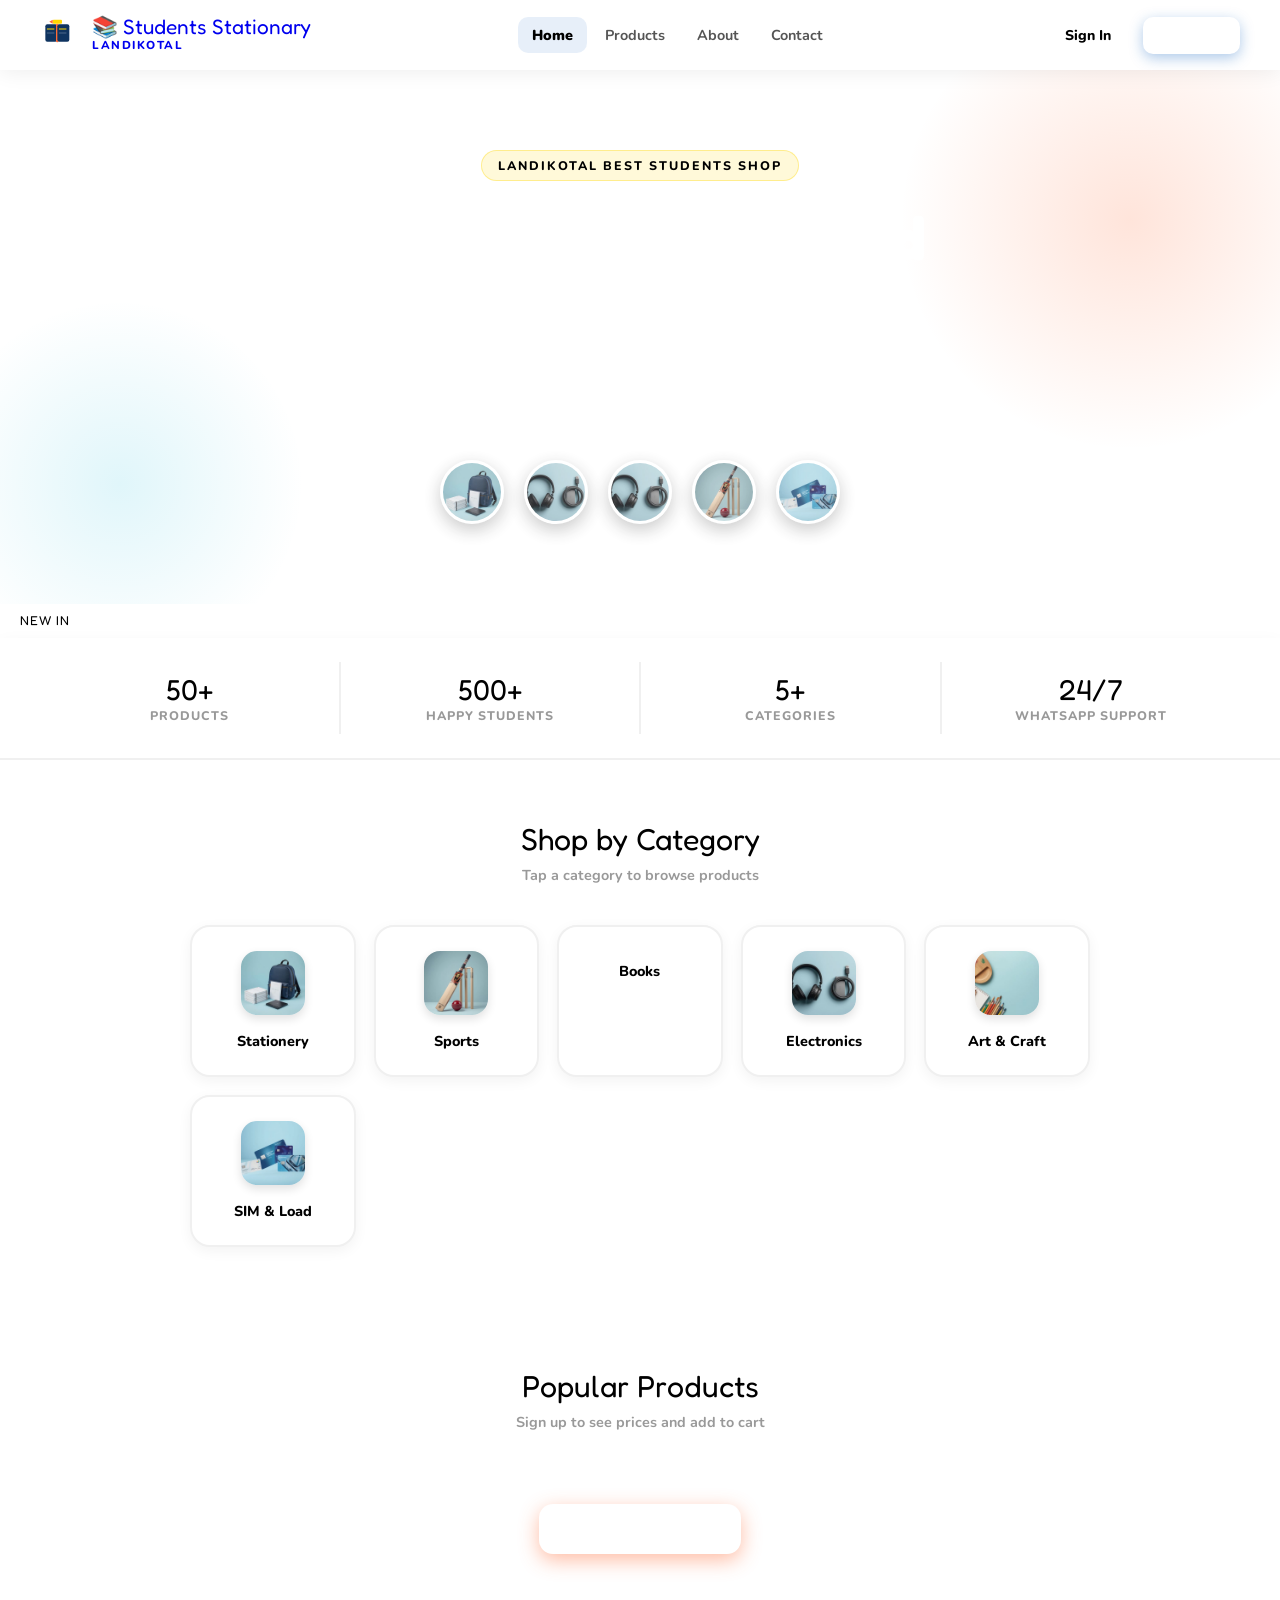
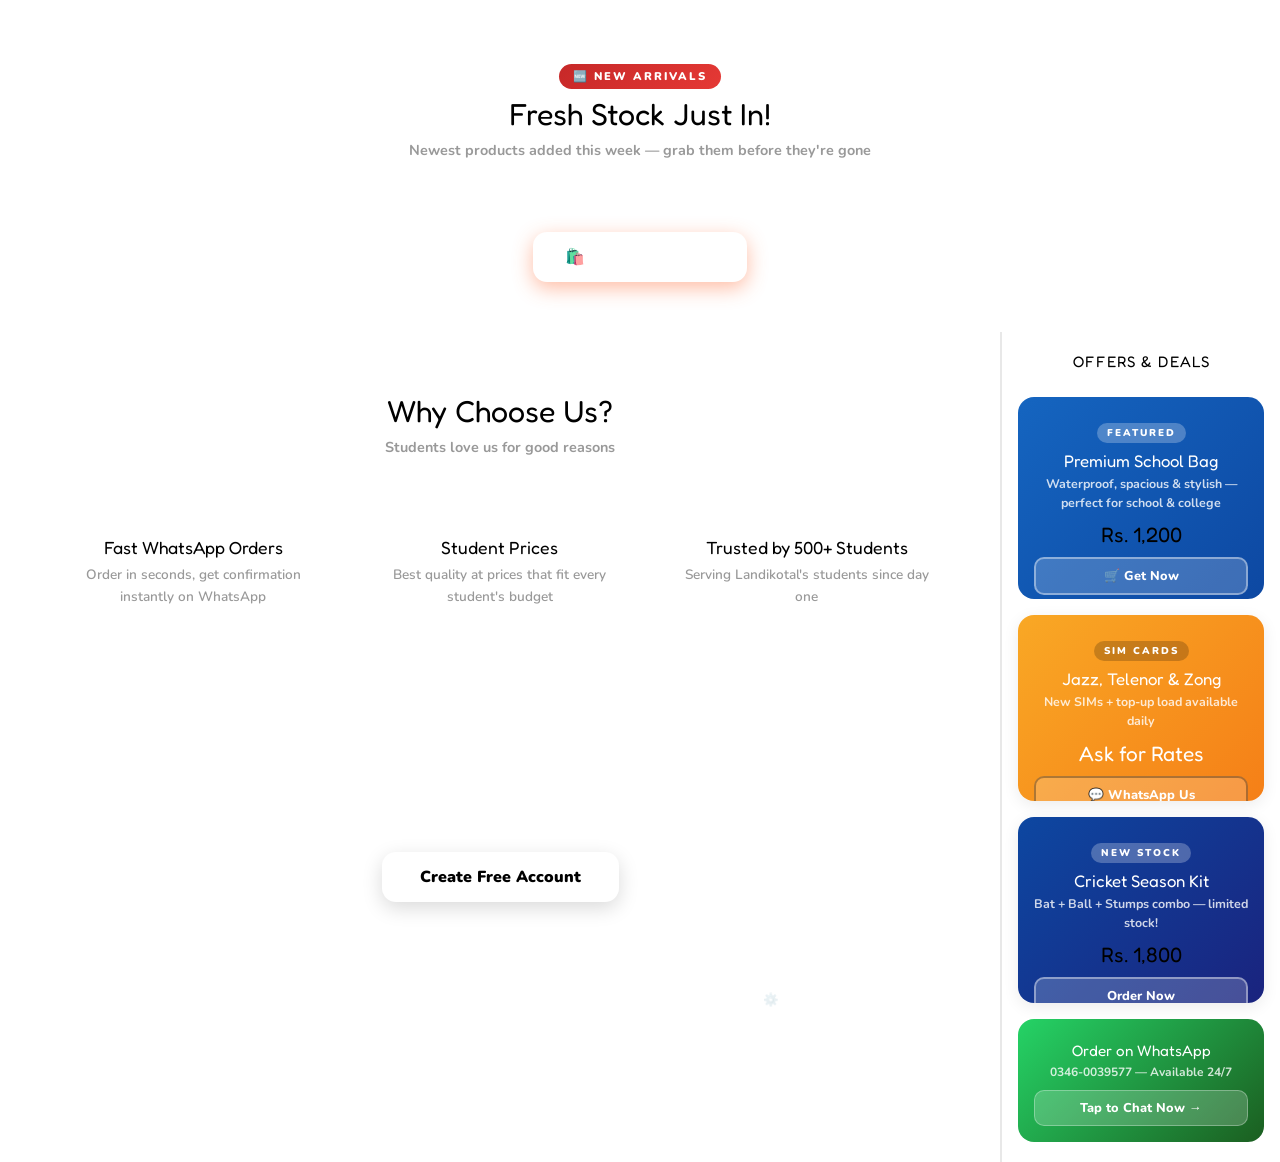
<file: student stationery shop/index.html>
<!DOCTYPE html>
<html lang="en">
<head>
<meta charset="UTF-8">
<meta name="viewport" content="width=device-width, initial-scale=1.0">
<title>Students Stationary Shop – Panel</title>
<link href="https://fonts.googleapis.com/css2?family=Fredoka+One&family=Nunito:wght@400;600;700;800;900&display=swap" rel="stylesheet">
<link rel="stylesheet" href="style.css">
</head>
     <script src="script.js"></script>
<body>

<!-- ══════════════════════════════════════
     LANDING PAGE (multi-page)
══════════════════════════════════════ -->
<div class="landing-page active" id="landingPage">

  <!-- ── Shared Navbar ── -->
  <nav class="landing-nav">
    <a class="nav-logo" href="#" onclick="showLandingPage('lp-home')">
      <svg viewBox="0 0 60 60" width="40" height="40" xmlns="http://www.w3.org/2000/svg">
        <rect x="8" y="14" width="18" height="26" rx="3" fill="#0F3460"/>
        <rect x="24" y="13" width="4" height="28" rx="2" fill="#FF6B35"/>
        <rect x="26" y="14" width="18" height="26" rx="3" fill="#0F3460"/>
        <line x1="11" y1="21" x2="21" y2="21" stroke="#FFD700" stroke-width="1.5" stroke-linecap="round"/>
        <line x1="11" y1="27" x2="21" y2="27" stroke="rgba(255,255,255,0.4)" stroke-width="1" stroke-linecap="round"/>
        <line x1="29" y1="21" x2="39" y2="21" stroke="#FFD700" stroke-width="1.5" stroke-linecap="round"/>
        <line x1="29" y1="27" x2="39" y2="27" stroke="rgba(255,255,255,0.4)" stroke-width="1" stroke-linecap="round"/>
        <rect x="19" y="7" width="14" height="6" rx="1.5" fill="#FFD700"/>
        <polygon points="19,7 19,13 14,10" fill="#FF6B35"/>
      </svg>
      <div>
        <div class="logo-text">📚 Students Stationary</div>
        <div class="logo-sub">Landikotal</div>
      </div>
    </a>

    <!-- Hamburger (mobile) -->
    <button class="lp-hamburger" id="lpHamburger" onclick="toggleLpMenu()" aria-label="Menu">
      <span></span><span></span><span></span>
    </button>

    <div class="lp-nav-center" id="lpNavCenter">
      <button class="lp-nav-link active" id="lnk-lp-home"    onclick="showLandingPage('lp-home')"> Home</button>
      <button class="lp-nav-link"         id="lnk-lp-shop"    onclick="showLandingPage('lp-shop')"> Products</button>
      <button class="lp-nav-link"         id="lnk-lp-about"   onclick="showLandingPage('lp-about')"> About</button>
      <button class="lp-nav-link"         id="lnk-lp-contact" onclick="showLandingPage('lp-contact')"> Contact</button>
    </div>

    <div class="landing-nav-right">
      <button class="nav-btn-login"  onclick="openAuthModal('login')"> Sign In</button>
      <button class="nav-btn-signup" onclick="openAuthModal('register')"> Sign Up</button>
    </div>
  </nav>

  <!-- ══════════════════════════════
       PAGE: HOME
  ══════════════════════════════ -->
  <div class="lp-page active" id="lp-home">

    <!-- Hero -->
    <section class="hero">
      <div class="hero-badge"> Landikotal Best Students Shop</div>
      <h1>Everything You Need<br>for <span>School & College</span></h1>
      <p>From stationery to electronics, sports gear to SIM cards — get it all via WhatsApp. Quality products at student-friendly prices!</p>
      <div class="hero-emojis">
        <span><img class="hero-cat-img" src="[data-uri]" alt="Stationery"></span><span><img class="hero-cat-img" src="[data-uri]" alt="Electronics"></span><span><img class="hero-cat-img" src="[data-uri]" alt="Electronics"></span><span><img class="hero-cat-img" src="[data-uri]" alt="Sports"></span><span><img class="hero-cat-img" src="[data-uri]" alt="SIM & Load"></span>
      </div>
    </section>

    <!-- New Arrivals Ticker -->
    <div class="new-arrivals-strip">
      <div class="na-label"> NEW IN</div>
      <div class="na-ticker" id="naTicker">
        <span> <strong>School Bag — Premium</strong> &nbsp;★ Just Arrived!</span>
        <span> <strong>JBL-Style Handsfree</strong> &nbsp;★ Hot Deal!</span>
        <span> <strong>Geometry Box Set</strong> &nbsp;★ Back to School!</span>
        <span> <strong>Fast Charger 33W</strong> &nbsp;★ Limited Stock!</span>
        <span> <strong>Cricket Kit Bundle</strong> &nbsp;★ New Season!</span>
        <span> <strong>Notebook Pack (12)</strong> &nbsp;★ Special Price!</span>
        <!-- duplicate for seamless loop -->
        <span> <strong>School Bag — Premium</strong> &nbsp;★ Just Arrived!</span>
        <span> <strong>JBL-Style Handsfree</strong> &nbsp;★ Hot Deal!</span>
        <span> <strong>Geometry Box Set</strong> &nbsp;★ Back to School!</span>
        <span> <strong>Fast Charger 33W</strong> &nbsp;★ Limited Stock!</span>
        <span> <strong>Cricket Kit Bundle</strong> &nbsp;★ New Season!</span>
        <span> <strong>Notebook Pack (12)</strong> &nbsp;★ Special Price!</span>
      </div>
    </div>

    <!-- Stats Strip -->
    <div class="stats-strip">
      <div class="strip-item"><div class="strip-num">50+</div><div class="strip-label">Products</div></div>
      <div class="strip-item"><div class="strip-num">500+</div><div class="strip-label">Happy Students</div></div>
      <div class="strip-item"><div class="strip-num">5+</div><div class="strip-label">Categories</div></div>
      <div class="strip-item"><div class="strip-num">24/7</div><div class="strip-label">WhatsApp Support</div></div>
    </div>

    <!-- Categories -->
    <section class="landing-section" style="background:white;">
      <div class="landing-section-title"> Shop by Category</div>
      <div class="landing-section-sub">Tap a category to browse products</div>
      <div class="cat-grid">
        <div class="cat-card" onclick="showLandingPage('lp-shop')"><img class="cat-img" src="[data-uri]" alt="Stationery"><div class="cat-name">Stationery</div></div>
        <div class="cat-card" onclick="showLandingPage('lp-shop')"><img class="cat-img" src="[data-uri]" alt="Sports"><div class="cat-name">Sports</div></div>
        <div class="cat-card" onclick="showLandingPage('lp-shop')"><div class="cat-emoji"></div><div class="cat-name">Books</div></div>
        <div class="cat-card" onclick="showLandingPage('lp-shop')"><img class="cat-img" src="[data-uri]" alt="Electronics"><div class="cat-name">Electronics</div></div>
        <div class="cat-card" onclick="showLandingPage('lp-shop')"><img class="cat-img" src="[data-uri]" alt="Art & Craft"><div class="cat-name">Art & Craft</div></div>
        <div class="cat-card" onclick="showLandingPage('lp-shop')"><img class="cat-img" src="[data-uri]" alt="SIM & Load"><div class="cat-name">SIM & Load</div></div>
      </div>
    </section>

    <!-- Featured Products Preview -->
    <section class="featured-section" style="padding-top:60px;">
      <div class="landing-section-title"> Popular Products</div>
      <div class="landing-section-sub">Sign up to see prices and add to cart</div>
      <div class="landing-product-grid" id="landingFeatured"></div>
      <div style="text-align:center;margin-top:32px;">
        <button class="hero-btn-primary" onclick="showLandingPage('lp-shop')"> View All Products</button>
      </div>
    </section>

    <!-- NEW PRODUCTS SECTION -->
    <section class="landing-section" style="background:var(--light);padding-top:50px;padding-bottom:50px;">
      <div style="display:flex;align-items:center;justify-content:center;gap:14px;margin-bottom:6px;">
        <div style="background:linear-gradient(135deg,#C62828,#E53935);color:white;font-size:0.7rem;font-weight:900;padding:5px 14px;border-radius:50px;letter-spacing:2px;text-transform:uppercase;">🆕 NEW ARRIVALS</div>
      </div>
      <div class="landing-section-title">Fresh Stock Just In! </div>
      <div class="landing-section-sub">Newest products added this week — grab them before they're gone</div>
      <div class="landing-product-grid" id="newArrivalsGrid" style="max-width:960px;margin:0 auto;"></div>
      <div style="text-align:center;margin-top:32px;">
        <button class="hero-btn-primary" style="background:linear-gradient(135deg,var(--royal),#0D47A1);" onclick="showLandingPage('lp-shop')">🛍️ See All Products</button>
      </div>
    </section>

    <!-- Why Us -->
    <div class="home-layout">
      <div class="home-main">
    <section class="landing-section" style="background:white;">
      <div class="landing-section-title"> Why Choose Us?</div>
      <div class="landing-section-sub">Students love us for good reasons</div>
      <div style="display:grid;grid-template-columns:repeat(auto-fit,minmax(220px,1fr));gap:20px;max-width:900px;margin:0 auto;">
        <div class="why-card"><div class="why-icon"></div><div class="why-title">Fast WhatsApp Orders</div><div class="why-text">Order in seconds, get confirmation instantly on WhatsApp</div></div>
        <div class="why-card"><div class="why-icon"></div><div class="why-title">Student Prices</div><div class="why-text">Best quality at prices that fit every student's budget</div></div>
        <div class="why-card"><div class="why-icon"></div><div class="why-title">Trusted by 500+ Students</div><div class="why-text">Serving Landikotal's students since day one</div></div>
      </div>
    </section>

    <!-- CTA -->
    <div class="cta-banner">
      <h2>Ready to Start Shopping? </h2>
      <p>Create your free account and browse hundreds of student essentials</p>
      <button class="cta-btn" onclick="openAuthModal('register')"> Create Free Account</button>
    </div>

    <!-- Footer -->
    <footer class="landing-footer">
      <strong> Students Stationary Shop</strong> — Landikotal &nbsp;|&nbsp;
      <a href="https://wa.me/923460039577" target="_blank" style="color:var(--teal);text-decoration:none;"> 0346-0039577</a> &nbsp;|&nbsp;
      © 2025 All Rights Reserved &nbsp;|&nbsp;
      <a onclick="showAdminLogin()" style="color:rgba(255,255,255,0.18);font-size:0.78rem;cursor:pointer;text-decoration:none;" title="Admin Portal">⚙️ Admin</a>
    </footer>
      </div><!-- /home-main -->

      <!-- ══ ADVERTISEMENT SIDEBAR ══ -->
      <aside class="ad-sidebar">
        <div class="ad-sidebar-title"> Offers & Deals</div>

        <!-- Sliding Ad Banner -->
        <div class="ad-slider" id="adSlider">
          <div class="ad-slides" id="adSlides">
            <div class="ad-slide">
              <div class="ad-card-inner" style="background:linear-gradient(135deg,#1565C0,#0D47A1);">
                <div class="ad-emoji"></div>
                <div class="ad-tag"> Featured</div>
                <div class="ad-title">Premium School Bag</div>
                <div class="ad-desc">Waterproof, spacious & stylish — perfect for school & college</div>
                <div class="ad-price">Rs. 1,200</div>
                <button class="ad-btn" onclick="openAuthModal('register')">🛒 Get Now</button>
              </div>
            </div>
            <div class="ad-slide">
              <div class="ad-card-inner" style="background:linear-gradient(135deg,#00897B,#004D40);">
                <div class="ad-emoji"></div>
                <div class="ad-tag"> Hot Deal</div>
                <div class="ad-title">Bass Handsfree</div>
                <div class="ad-desc">Crystal clear audio with deep bass — for calls, music & classes</div>
                <div class="ad-price">Rs. 450</div>
                <button class="ad-btn" onclick="openAuthModal('register')">🛒 Get Now</button>
              </div>
            </div>
            <div class="ad-slide">
              <div class="ad-card-inner" style="background:linear-gradient(135deg,#C62828,#8B1A1A);">
                <div class="ad-emoji"></div>
                <div class="ad-tag"> Flash Sale</div>
                <div class="ad-title">Fast Charger 33W</div>
                <div class="ad-desc">Charge your phone from 0 to 70% in just 30 minutes!</div>
                <div class="ad-price">Rs. 350</div>
                <button class="ad-btn" onclick="openAuthModal('register')">🛒 Get Now</button>
              </div>
            </div>
            <div class="ad-slide">
              <div class="ad-card-inner" style="background:linear-gradient(135deg,#6A1B9A,#4A148C);">
                <div class="ad-emoji"></div>
                <div class="ad-tag"> Back to School</div>
                <div class="ad-title">Notebook Bundle</div>
                <div class="ad-desc">Pack of 12 premium ruled notebooks — best value in Landikotal</div>
                <div class="ad-price">Rs. 280</div>
                <button class="ad-btn" onclick="openAuthModal('register')">🛒 Get Now</button>
              </div>
            </div>
          </div>
          <div class="ad-dots" id="adDots">
            <button class="ad-dot active" onclick="goAdSlide(0)"></button>
            <button class="ad-dot" onclick="goAdSlide(1)"></button>
            <button class="ad-dot" onclick="goAdSlide(2)"></button>
            <button class="ad-dot" onclick="goAdSlide(3)"></button>
          </div>
        </div>

        <!-- Static Mini Ads -->
        <div class="ad-card" onclick="openAuthModal('register')" style="background:linear-gradient(135deg,#F9A825,#F57F17);border-radius:16px;">
          <div class="ad-card-inner">
            <div class="ad-emoji"></div>
            <div class="ad-tag" style="background:rgba(0,0,0,0.2);">SIM CARDS</div>
            <div class="ad-title">Jazz, Telenor & Zong</div>
            <div class="ad-desc">New SIMs + top-up load available daily</div>
            <div class="ad-price" style="color:white;">Ask for Rates</div>
            <button class="ad-btn" style="border-color:rgba(0,0,0,0.3);">💬 WhatsApp Us</button>
          </div>
        </div>

        <div class="ad-card" onclick="openAuthModal('register')" style="background:linear-gradient(135deg,#0D47A1,#1A237E);border-radius:16px;">
          <div class="ad-card-inner">
            <div class="ad-emoji"></div>
            <div class="ad-tag">NEW STOCK</div>
            <div class="ad-title">Cricket Season Kit</div>
            <div class="ad-desc">Bat + Ball + Stumps combo — limited stock!</div>
            <div class="ad-price">Rs. 1,800</div>
            <button class="ad-btn"> Order Now</button>
          </div>
        </div>

        <!-- WhatsApp CTA -->
        <div style="background:linear-gradient(135deg,#25D366,#1B5E20);border-radius:16px;padding:16px;text-align:center;cursor:pointer;" onclick="window.open('https://wa.me/923460039577','_blank')">
          <div style="font-size:2rem;margin-bottom:6px;"></div>
          <div style="font-family:'Fredoka One',cursive;font-size:0.95rem;color:white;margin-bottom:4px;">Order on WhatsApp</div>
          <div style="font-size:0.75rem;color:rgba(255,255,255,0.8);font-weight:700;margin-bottom:10px;">0346-0039577 — Available 24/7</div>
          <div style="background:rgba(255,255,255,0.2);border-radius:10px;padding:8px;font-weight:800;font-size:0.8rem;color:white;border:1px solid rgba(255,255,255,0.3);">Tap to Chat Now →</div>
        </div>
      </aside>
    </div><!-- /home-layout -->
  </div><!-- /lp-home -->


  <!-- ══════════════════════════════
       PAGE: PRODUCTS / SHOP
  ══════════════════════════════ -->
  <div class="lp-page" id="lp-shop">
    <!-- Page Hero -->
    <div class="lp-page-hero">
      <div class="lp-page-hero-inner">
        <h1>🛍️ Our Products</h1>
        <p>Browse our full collection — sign up to add items to your cart</p>
      </div>
    </div>

    <section class="landing-section" style="background:var(--light);">
      <!-- Filter Tabs -->
      <div style="display:flex;gap:10px;flex-wrap:wrap;justify-content:center;margin-bottom:32px;">
        <button class="lp-filter-btn active" onclick="lpFilterProducts('all',this)">All</button>
        <button class="lp-filter-btn" onclick="lpFilterProducts('Stationery',this)"> Stationery</button>
        <button class="lp-filter-btn" onclick="lpFilterProducts('Sports',this)"> Sports</button>
        <button class="lp-filter-btn" onclick="lpFilterProducts('Books',this)"> Books</button>
        <button class="lp-filter-btn" onclick="lpFilterProducts('Electronics',this)"> Electronics</button>
        <button class="lp-filter-btn" onclick="lpFilterProducts('Art & Craft',this)"> Art & Craft</button>
        <button class="lp-filter-btn" onclick="lpFilterProducts('SIM & Load',this)"> SIM & Load</button>
      </div>
      <!-- Search -->
      <div style="max-width:400px;margin:0 auto 32px;display:flex;align-items:center;gap:10px;background:white;border-radius:14px;padding:10px 18px;border:2px solid #e8e8e8;">
        <span style="font-size:1.1rem;"></span>
        <input type="text" placeholder="Search products…" oninput="lpSearchProducts(this.value)"
          style="border:none;background:none;outline:none;font-family:'Nunito',sans-serif;font-size:0.92rem;width:100%;color:var(--secondary);">
      </div>
      <div class="landing-product-grid" id="lpShopGrid"></div>
    </section>

    <footer class="landing-footer">
      <strong> Students Stationery Shop</strong> — Landikotal &nbsp;|&nbsp;
      <a href="https://wa.me/923460039577" target="_blank" style="color:var(--teal);text-decoration:none;"> 0346-0039577</a> &nbsp;|&nbsp;
      © 2025 All Rights Reserved
    </footer>
  </div><!-- /lp-shop -->


  <!-- ══════════════════════════════
       PAGE: ABOUT
  ══════════════════════════════ -->
  <div class="lp-page" id="lp-about">
    <div class="lp-page-hero">
      <div class="lp-page-hero-inner">
        <h1>👤 About Us</h1>
        <p>The story behind Students Stationary Shop</p>
      </div>
    </div>

    <section class="landing-section" style="background:white;">
      <div style="max-width:820px;margin:0 auto;">

        <!-- Owner card -->
        <div style="display:flex;align-items:center;gap:28px;background:linear-gradient(135deg,var(--secondary),var(--blue));border-radius:24px;padding:36px;margin-bottom:40px;flex-wrap:wrap;">
          <div style="width:90px;height:90px;border-radius:50%;background:linear-gradient(135deg,var(--primary),var(--accent));display:flex;align-items:center;justify-content:center;font-size:2.6rem;flex-shrink:0;border:4px solid rgba(255,255,255,0.2);">👨‍💼</div>
          <div>
            <div style="font-family:'Fredoka One',cursive;font-size:1.7rem;color:white;margin-bottom:4px;">Saliman</div>
            <div style="color:var(--primary);font-weight:800;font-size:0.88rem;letter-spacing:1px;text-transform:uppercase;margin-bottom:8px;">Owner & Founder</div>
            <div style="color:rgba(255,255,255,0.7);font-size:0.9rem;font-weight:600;line-height:1.7;">
               Landikotal, KPK &nbsp;|&nbsp;  0346-0039577 &nbsp;|&nbsp;  WhatsApp Available
            </div>
          </div>
        </div>

        <!-- Story -->
        <div style="margin-bottom:36px;">
          <div class="landing-section-title" style="text-align:left;margin-bottom:12px;"> Our Story</div>
          <p style="color:#666;font-size:0.95rem;font-weight:600;line-height:1.8;margin-bottom:14px;">
            Students Stationary Shop was started with one simple goal: <strong style="color:var(--secondary);">to make quality supplies affordable and accessible for every student in Landikotal.</strong>
          </p>
          <p style="color:#666;font-size:0.95rem;font-weight:600;line-height:1.8;">
            We know how hard it can be to find good stationery, chargers, handsfree, sports gear, or SIM cards locally. So we built a shop that brings everything under one roof — and delivers orders straight through WhatsApp so you never have to wait long.
          </p>
        </div>

        <!-- Values -->
        <div class="landing-section-title" style="text-align:left;margin-bottom:20px;"> Our Values</div>
        <div style="display:grid;grid-template-columns:repeat(auto-fit,minmax(200px,1fr));gap:16px;margin-bottom:40px;">
          <div class="why-card"><div class="why-icon"></div><div class="why-title">Honesty</div><div class="why-text">We price fairly and never hide fees or charges</div></div>
          <div class="why-card"><div class="why-icon"></div><div class="why-title">Quality</div><div class="why-text">Only products we'd use ourselves make it to the shelf</div></div>
          <div class="why-card"><div class="why-icon"></div><div class="why-title">Speed</div><div class="why-text">Fast confirmation and quick delivery via WhatsApp</div></div>
          <div class="why-card"><div class="why-icon"></div><div class="why-title">Community</div><div class="why-text">Supporting students of Landikotal is our mission</div></div>
        </div>

        <!-- Timeline -->
        <div class="landing-section-title" style="text-align:left;margin-bottom:20px;"> Milestones</div>
        <div class="timeline">
          <div class="tl-item"><div class="tl-dot"></div><div class="tl-body"><div class="tl-year">2022</div><div class="tl-text">Shop founded — started with basic stationery items</div></div></div>
          <div class="tl-item"><div class="tl-dot"></div><div class="tl-body"><div class="tl-year">2023</div><div class="tl-text">Expanded into electronics, handsfree & chargers</div></div></div>
          <div class="tl-item"><div class="tl-dot"></div><div class="tl-body"><div class="tl-year">2024</div><div class="tl-text">Launched WhatsApp ordering system — 300+ orders</div></div></div>
          <div class="tl-item"><div class="tl-dot" style="background:var(--primary);"></div><div class="tl-body"><div class="tl-year">2025</div><div class="tl-text">Online shop panel launched — 500+ happy students! 🎉</div></div></div>
        </div>

        <div style="text-align:center;margin-top:40px;">
          <button class="hero-btn-primary" onclick="showLandingPage('lp-contact')">📞 Get in Touch</button>
        </div>
      </div>
    </section>

    <footer class="landing-footer">
      <strong> Students Stationary Shop</strong> — Landikotal &nbsp;|&nbsp;
      <a href="https://wa.me/923460039577" target="_blank" style="color:var(--teal);text-decoration:none;"> 0346-0039577</a> &nbsp;|&nbsp;
      © 2025 All Rights Reserved
    </footer>
  </div><!-- /lp-about -->


  <!-- ══════════════════════════════
       PAGE: CONTACT
  ══════════════════════════════ -->
  <div class="lp-page" id="lp-contact">
    <div class="lp-page-hero">
      <div class="lp-page-hero-inner">
        <h1>📞 Contact Us</h1>
        <p>We're just a WhatsApp message away — always happy to help!</p>
      </div>
    </div>

    <section class="landing-section" style="background:var(--light);">
      <div style="max-width:820px;margin:0 auto;">

        <!-- Contact cards -->
        <div style="display:grid;grid-template-columns:repeat(auto-fit,minmax(220px,1fr));gap:18px;margin-bottom:40px;">
          <a href="https://wa.me/923460039577" target="_blank" class="contact-card" style="background:linear-gradient(135deg,#25D366,#128C7E);">
            <div class="cc-icon">💬</div>
            <div class="cc-title">WhatsApp</div>
            <div class="cc-val">0346-0039577</div>
            <div class="cc-hint">Tap to chat now →</div>
          </a>
          <a href="tel:+923460039577" class="contact-card" style="background:linear-gradient(135deg,var(--blue),var(--secondary));">
            <div class="cc-icon">📞</div>
            <div class="cc-title">Call Us</div>
            <div class="cc-val">0346-0039577</div>
            <div class="cc-hint">Available daily →</div>
          </a>
          <a href="mailto:studentsstationaryshop@gmail.com" class="contact-card" style="background:linear-gradient(135deg,var(--primary),#e85d04);">
            <div class="cc-icon">✉️</div>
            <div class="cc-title">Email</div>
            <div class="cc-val" style="font-size:0.72rem;">studentsstationaryshop<br>@gmail.com</div>
            <div class="cc-hint">We reply within 24h →</div>
          </a>
          <div class="contact-card" style="background:linear-gradient(135deg,var(--teal),#0077b6);cursor:default;">
            <div class="cc-icon">📍</div>
            <div class="cc-title">Location</div>
            <div class="cc-val">Landikotal, KPK</div>
            <div class="cc-hint">Pakistan</div>
          </div>
        </div>

        <!-- Message form -->
        <div style="background:white;border-radius:24px;padding:36px;box-shadow:0 6px 24px rgba(0,0,0,0.06);">
          <div class="landing-section-title" style="text-align:left;margin-bottom:6px;">✉️ Send a Message</div>
          <p style="color:#999;font-weight:700;font-size:0.88rem;margin-bottom:24px;">Fill the form — we'll reply on WhatsApp</p>
          <div style="display:grid;grid-template-columns:1fr 1fr;gap:16px;" class="contact-form-grid">
            <div class="form-group" style="margin-bottom:0;"><label style="color:var(--secondary);">Your Name</label><input type="text" id="pubMsgName" class="pub-msg-input" placeholder="Ali Khan" style="border:2px solid #e8e8e8;border-radius:12px;padding:12px 16px;width:100%;font-family:'Nunito',sans-serif;font-size:0.92rem;outline:none;transition:border-color .2s;color:var(--secondary);background:var(--light);" onfocus="this.style.borderColor='var(--primary)'" onblur="this.style.borderColor='#e8e8e8'"></div>
            <div class="form-group" style="margin-bottom:0;"><label style="color:var(--secondary);">Phone Number</label><input type="tel" id="pubMsgPhone" class="pub-msg-input" placeholder="03XX-XXXXXXX" style="border:2px solid #e8e8e8;border-radius:12px;padding:12px 16px;width:100%;font-family:'Nunito',sans-serif;font-size:0.92rem;outline:none;transition:border-color .2s;color:var(--secondary);background:var(--light);" onfocus="this.style.borderColor='var(--primary)'" onblur="this.style.borderColor='#e8e8e8'"></div>
          </div>
          <div class="form-group" style="margin-top:16px;"><label style="color:var(--secondary);">Subject</label><input type="text" id="pubMsgSubject" class="pub-msg-input" placeholder="What do you need?" style="border:2px solid #e8e8e8;border-radius:12px;padding:12px 16px;width:100%;font-family:'Nunito',sans-serif;font-size:0.92rem;outline:none;transition:border-color .2s;color:var(--secondary);background:var(--light);" onfocus="this.style.borderColor='var(--primary)'" onblur="this.style.borderColor='#e8e8e8'"></div>
          <div class="form-group" style="margin-top:16px;"><label style="color:var(--secondary);">Message</label><textarea id="pubMsgBody" class="pub-msg-input" placeholder="Type your message here…" rows="4" style="border:2px solid #e8e8e8;border-radius:12px;padding:12px 16px;width:100%;font-family:'Nunito',sans-serif;font-size:0.92rem;outline:none;resize:vertical;transition:border-color .2s;color:var(--secondary);background:var(--light);" onfocus="this.style.borderColor='var(--primary)'" onblur="this.style.borderColor='#e8e8e8'"></textarea></div>
          <button class="hero-btn-primary" style="margin-top:8px;width:100%;padding:14px;" onclick="sendPublicMessage()">🚀 Send via WhatsApp</button>
        </div>

        <!-- Map placeholder / directions -->
        <div style="margin-top:32px;background:white;border-radius:24px;padding:32px;box-shadow:0 6px 24px rgba(0,0,0,0.06);text-align:center;">
          <div style="font-size:3rem;margin-bottom:12px;">📍</div>
          <div style="font-family:'Fredoka One',cursive;font-size:1.2rem;color:var(--secondary);margin-bottom:6px;">Find Us in Landikotal</div>
          <div style="color:#999;font-size:0.9rem;font-weight:600;margin-bottom:20px;">Landikotal Bazaar, KPK, Pakistan</div>
          <a href="https://wa.me/923460039577?text=Hi%2C%20I%20need%20directions%20to%20your%20shop" target="_blank">
            <button class="hero-btn-primary">💬 Ask for Directions on WhatsApp</button>
          </a>
        </div>

      </div>
    </section>

    <footer class="landing-footer">
      <strong>📚 Students Stationary Shop</strong> — Landikotal &nbsp;|&nbsp;
      <a href="https://wa.me/923460039577" target="_blank" style="color:var(--teal);text-decoration:none;">💬 0346-0039577</a> &nbsp;|&nbsp;
      © 2025 All Rights Reserved &nbsp;|&nbsp;
      <a onclick="showAdminLogin()" style="color:rgba(255,255,255,0.18);font-size:0.78rem;cursor:pointer;text-decoration:none;" title="Admin Portal">⚙️ Admin</a>
    </footer>
  </div><!-- /lp-contact -->

</div><!-- /landingPage -->

<!-- ══════════════════════════════════════
     AUTH MODAL (Sign In / Sign Up)
══════════════════════════════════════ -->
<div class="auth-modal-overlay" id="authModalOverlay" onclick="closeAuthModalOutside(event)">
  <div class="auth-modal">
    <button class="auth-modal-close" onclick="closeAuthModal()">✕</button>

    <!-- Login Panel -->
    <div id="authLoginPanel">
      <div class="auth-logo">
        <span class="shop-name">STUDENTS STATIONARY</span>
        <span class="shop-sub">Landikotal</span>
      </div>
      <h2 class="auth-title">Welcome Back! 👋</h2>
      <p class="auth-subtitle">Sign in to your account</p>
      <div class="error-msg" id="loginError">❌ Wrong username or password!</div>
      <div class="form-group">
        <label>Username</label>
        <input type="text" id="loginUser" placeholder="Enter your username">
      </div>
      <div class="form-group">
        <label>Password</label>
        <div class="pw-wrap">
          <input type="password" id="loginPass" placeholder="Enter your password">
          <button type="button" class="pw-toggle" aria-label="Show password" onclick="togglePasswordVisibility('loginPass', this)">
            <svg class="icon-eye-open" viewBox="0 0 24 24" fill="none" stroke="currentColor" stroke-width="2" stroke-linecap="round" stroke-linejoin="round"><path d="M1 12s4-7 11-7 11 7 11 7-4 7-11 7-11-7-11-7Z"/><circle cx="12" cy="12" r="3"/></svg>
            <svg class="icon-eye-closed" viewBox="0 0 24 24" fill="none" stroke="currentColor" stroke-width="2" stroke-linecap="round" stroke-linejoin="round"><path d="M17.94 17.94A10.94 10.94 0 0 1 12 19c-7 0-11-7-11-7a21.78 21.78 0 0 1 5.17-6.06M9.9 4.24A10.94 10.94 0 0 1 12 4c7 0 11 7 11 7a21.83 21.83 0 0 1-3.22 4.36"/><path d="M14.12 14.12A3 3 0 1 1 9.88 9.88"/><line x1="1" y1="1" x2="23" y2="23"/></svg>
          </button>
        </div>
      </div>
      <div class="forgot-link-row"><a onclick="openForgotPassword()">Forgot password?</a></div>
      <button class="btn-auth" onclick="doLogin()">🚀 Login</button>
      <div class="auth-switch">
        Don't have an account? <a onclick="switchAuthPanel('register')">Register here</a>
      </div>
    </div>

    <!-- Register Panel -->
    <div id="authRegisterPanel" style="display:none;">
      <div class="auth-logo">
        <span class="shop-name">STUDENTS STATIONARY</span>
        <span class="shop-sub">Create Your Account</span>
      </div>
      <h2 class="auth-title">Join Us! 🎉</h2>
      <p class="auth-subtitle">Create your customer account</p>
      <div style="text-align:center;margin-bottom:16px;">
        <span style="display:inline-block;background:rgba(0,180,216,0.18);color:#00ACC1;border:1px solid rgba(0,180,216,0.35);border-radius:20px;padding:5px 16px;font-size:0.8rem;font-weight:800;letter-spacing:0.5px;">👤 CUSTOMER ACCOUNT</span>
      </div>
      <div class="error-msg" id="regError">❌ Please fill all fields!</div>
      <div class="form-group">
        <label>Full Name</label>
        <input type="text" id="regName" placeholder="Ali Khan">
      </div>
      <div class="form-group">
        <label>Username</label>
        <input type="text" id="regUsername" placeholder="Choose a username">
      </div>
      <div class="form-group">
        <label>Phone Number</label>
        <input type="tel" id="regPhone" placeholder="03XX-XXXXXXX">
      </div>
      <div class="form-group">
        <label>Password</label>
        <div class="pw-wrap">
          <input type="password" id="regPass" placeholder="Create a password">
          <button type="button" class="pw-toggle" aria-label="Show password" onclick="togglePasswordVisibility('regPass', this)">
            <svg class="icon-eye-open" viewBox="0 0 24 24" fill="none" stroke="currentColor" stroke-width="2" stroke-linecap="round" stroke-linejoin="round"><path d="M1 12s4-7 11-7 11 7 11 7-4 7-11 7-11-7-11-7Z"/><circle cx="12" cy="12" r="3"/></svg>
            <svg class="icon-eye-closed" viewBox="0 0 24 24" fill="none" stroke="currentColor" stroke-width="2" stroke-linecap="round" stroke-linejoin="round"><path d="M17.94 17.94A10.94 10.94 0 0 1 12 19c-7 0-11-7-11-7a21.78 21.78 0 0 1 5.17-6.06M9.9 4.24A10.94 10.94 0 0 1 12 4c7 0 11 7 11 7a21.83 21.83 0 0 1-3.22 4.36"/><path d="M14.12 14.12A3 3 0 1 1 9.88 9.88"/><line x1="1" y1="1" x2="23" y2="23"/></svg>
          </button>
        </div>
      </div>
      <button class="btn-auth" onclick="doRegister()">✅ Create Account</button>
      <div class="auth-switch">
        Already have an account? <a onclick="switchAuthPanel('login')">Login here</a>
      </div>
    </div>
  </div>
</div>

<!-- ══════════════════════════════════════
     LOGIN SCREEN (standalone fallback — IDs prefixed to avoid duplicate-ID conflicts with modal)
══════════════════════════════════════ -->
<div class="auth-screen" id="loginScreen">
  <div class="auth-card">
    <div class="auth-logo">
      <svg viewBox="0 0 60 60" width="52" height="52" xmlns="http://www.w3.org/2000/svg">
        <rect x="8" y="14" width="18" height="26" rx="3" fill="#0F3460"/>
        <rect x="24" y="13" width="4" height="28" rx="2" fill="#FF6B35"/>
        <rect x="26" y="14" width="18" height="26" rx="3" fill="#0F3460"/>
        <line x1="11" y1="21" x2="21" y2="21" stroke="#FFD700" stroke-width="1.5" stroke-linecap="round"/>
        <line x1="11" y1="27" x2="21" y2="27" stroke="rgba(255,255,255,0.4)" stroke-width="1" stroke-linecap="round"/>
        <line x1="29" y1="21" x2="39" y2="21" stroke="#FFD700" stroke-width="1.5" stroke-linecap="round"/>
        <line x1="29" y1="27" x2="39" y2="27" stroke="rgba(255,255,255,0.4)" stroke-width="1" stroke-linecap="round"/>
        <rect x="19" y="7" width="14" height="6" rx="1.5" fill="#FFD700"/>
        <polygon points="19,7 19,13 14,10" fill="#FF6B35"/>
      </svg>
      <span class="shop-name">STUDENTS STATIONARY</span>
      <span class="shop-sub">Landikotal</span>
    </div>

    <h2 class="auth-title">Welcome Back! 👋</h2>
    <p class="auth-subtitle">Sign in to your account</p>

    <div class="error-msg" id="sc-loginError">❌ Wrong username or password!</div>

    <div class="form-group">
      <label>Username</label>
      <input type="text" id="sc-loginUser" placeholder="Enter your username">
    </div>
    <div class="form-group">
      <label>Password</label>
      <div class="pw-wrap">
        <input type="password" id="sc-loginPass" placeholder="Enter your password">
        <button type="button" class="pw-toggle" aria-label="Show password" onclick="togglePasswordVisibility('sc-loginPass', this)">
          <svg class="icon-eye-open" viewBox="0 0 24 24" fill="none" stroke="currentColor" stroke-width="2" stroke-linecap="round" stroke-linejoin="round"><path d="M1 12s4-7 11-7 11 7 11 7-4 7-11 7-11-7-11-7Z"/><circle cx="12" cy="12" r="3"/></svg>
          <svg class="icon-eye-closed" viewBox="0 0 24 24" fill="none" stroke="currentColor" stroke-width="2" stroke-linecap="round" stroke-linejoin="round"><path d="M17.94 17.94A10.94 10.94 0 0 1 12 19c-7 0-11-7-11-7a21.78 21.78 0 0 1 5.17-6.06M9.9 4.24A10.94 10.94 0 0 1 12 4c7 0 11 7 11 7a21.83 21.83 0 0 1-3.22 4.36"/><path d="M14.12 14.12A3 3 0 1 1 9.88 9.88"/><line x1="1" y1="1" x2="23" y2="23"/></svg>
        </button>
      </div>
    </div>
    <div class="forgot-link-row"><a onclick="openForgotPassword()">Forgot password?</a></div>
    <button class="btn-auth" onclick="doLoginScreen()">🚀 Login</button>

    <div class="auth-switch">
      Don't have an account? <a onclick="showScreen('registerScreen')">Register here</a>
    </div>
  </div>
</div>

<!-- ══════════════════════════════════════
     REGISTER SCREEN (standalone fallback — IDs prefixed)
══════════════════════════════════════ -->
<div class="auth-screen" id="registerScreen">
  <div class="auth-card">
    <div class="auth-logo">
      <span class="shop-name">STUDENTS STATIONARY</span>
      <span class="shop-sub">Create Your Account</span>
    </div>
    <h2 class="auth-title">Join Us! 🎉</h2>
    <p class="auth-subtitle">Create your customer account</p>
    <div style="text-align:center;margin-bottom:16px;">
      <span style="display:inline-block;background:rgba(0,180,216,0.18);color:#00ACC1;border:1px solid rgba(0,180,216,0.35);border-radius:20px;padding:5px 16px;font-size:0.8rem;font-weight:800;letter-spacing:0.5px;">👤 CUSTOMER ACCOUNT</span>
    </div>
    <div class="error-msg" id="sc-regError">❌ Please fill all fields!</div>
    <div class="form-group">
      <label>Full Name</label>
      <input type="text" id="sc-regName" placeholder="Ali Khan">
    </div>
    <div class="form-group">
      <label>Username</label>
      <input type="text" id="sc-regUsername" placeholder="Choose a username">
    </div>
    <div class="form-group">
      <label>Phone Number</label>
      <input type="tel" id="sc-regPhone" placeholder="03XX-XXXXXXX">
    </div>
    <div class="form-group">
      <label>Password</label>
      <div class="pw-wrap">
        <input type="password" id="sc-regPass" placeholder="Create a password">
        <button type="button" class="pw-toggle" aria-label="Show password" onclick="togglePasswordVisibility('sc-regPass', this)">
          <svg class="icon-eye-open" viewBox="0 0 24 24" fill="none" stroke="currentColor" stroke-width="2" stroke-linecap="round" stroke-linejoin="round"><path d="M1 12s4-7 11-7 11 7 11 7-4 7-11 7-11-7-11-7Z"/><circle cx="12" cy="12" r="3"/></svg>
          <svg class="icon-eye-closed" viewBox="0 0 24 24" fill="none" stroke="currentColor" stroke-width="2" stroke-linecap="round" stroke-linejoin="round"><path d="M17.94 17.94A10.94 10.94 0 0 1 12 19c-7 0-11-7-11-7a21.78 21.78 0 0 1 5.17-6.06M9.9 4.24A10.94 10.94 0 0 1 12 4c7 0 11 7 11 7a21.83 21.83 0 0 1-3.22 4.36"/><path d="M14.12 14.12A3 3 0 1 1 9.88 9.88"/><line x1="1" y1="1" x2="23" y2="23"/></svg>
        </button>
      </div>
    </div>
    <button class="btn-auth" onclick="doRegisterScreen()">✅ Create Account</button>
    <div class="auth-switch">
      Already have an account? <a onclick="showScreen('loginScreen')">Login here</a>
    </div>
  </div>
</div>

<!-- ══════════════════════════════════════
     FORGOT / RESET PASSWORD SCREEN
     A single shared screen used both from the auth modal's
     "Forgot password?" link and the standalone login screen.
══════════════════════════════════════ -->
<div class="auth-screen" id="forgotPasswordScreen">
  <div class="auth-card">
    <div class="auth-logo">
      <span class="shop-name">STUDENTS STATIONARY</span>
      <span class="shop-sub">Account Recovery</span>
    </div>
    <h2 class="auth-title">Reset Your Password 🔐</h2>
    <p class="auth-subtitle" id="fpSubtitle">Enter your username to get started</p>

    <div class="error-msg" id="fpError"></div>
    <div class="success-msg" id="fpSuccess"></div>

    <!-- STEP 1 — request a reset code -->
    <div class="fp-step active" id="fpStep1">
      <div class="form-group">
        <label>Username</label>
        <input type="text" id="fpUsername" placeholder="Enter your username" autocomplete="username">
      </div>
      <button class="btn-auth" id="fpRequestBtn" onclick="fpRequestCode()">📨 Send Reset Code</button>
      <div class="auth-switch">
        Remembered it? <a onclick="showScreen('loginScreen')">Back to login</a>
      </div>
    </div>

    <!-- STEP 2 — verify the code -->
    <div class="fp-step" id="fpStep2">
      <div class="fp-demo-box" id="fpDemoBox">
        🧪 <strong>Demo Mode</strong> — this project has no email server, so your code is shown here instead of being emailed. In a real deployment this box would not exist; the code would only ever arrive in your inbox.<br>
        <span class="fp-demo-code" id="fpDemoCode">000000</span><br>
        Expires in <span id="fpExpiryMins">15</span> minutes.
      </div>
      <div class="form-group">
        <label>6-Digit Verification Code</label>
        <input type="text" id="fpCode" placeholder="••••••" maxlength="6" inputmode="numeric" autocomplete="one-time-code">
      </div>
      <button class="btn-auth" onclick="fpVerifyCode()">✅ Verify Code</button>
      <div class="fp-meta-row">
        <a onclick="fpRequestCode(true)">↻ Resend code</a>
        <span id="fpAttemptsLeft"></span>
      </div>
      <div class="auth-switch">
        Wrong account? <a onclick="fpReset()">← Start over</a>
      </div>
    </div>

    <!-- STEP 3 — set a new password -->
    <div class="fp-step" id="fpStep3">
      <div class="form-group">
        <label>New Password</label>
        <input type="password" id="fpNewPass" placeholder="Create a new password" autocomplete="new-password">
      </div>
      <p class="pw-hint">Must be 6+ characters with at least one uppercase letter and one number.</p>
      <div class="form-group">
        <label>Confirm New Password</label>
        <input type="password" id="fpConfirmPass" placeholder="Re-enter new password" autocomplete="new-password">
      </div>
      <button class="btn-auth" onclick="fpSubmitNewPassword()">🔒 Reset Password</button>
    </div>

    <!-- STEP 4 — done -->
    <div class="fp-step" id="fpStepDone">
      <div style="text-align:center;padding:10px 0 6px;">
        <div style="font-size:3rem;margin-bottom:10px;">✅</div>
        <p style="color:rgba(255,255,255,0.75);font-weight:700;font-size:0.95rem;margin-bottom:26px;">
          If that account exists, its password has been updated and every device has been signed out.<br>You can now log in with your new password.
        </p>
      </div>
      <button class="btn-auth" onclick="showScreen('loginScreen')">🚀 Go to Login</button>
    </div>

  </div>
</div>

<!-- ══════════════════════════════════════
     USER DASHBOARD
══════════════════════════════════════ -->
<div class="dashboard" id="userDashboard">
  <div class="sidebar-overlay" id="userOverlay" onclick="closeSidebar('user')"></div>
  <aside class="sidebar" id="userSidebar">
    <div class="sidebar-logo">
      <span class="s-name">📚 Students Shop</span>
      <span class="s-sub">Customer Panel</span>
    </div>
    <div class="sidebar-user">
      <div class="user-avatar" id="uAvatarSide">A</div>
      <div class="user-info">
        <div class="u-name" id="uNameSide">User</div>
        <span class="u-role user">Customer</span>
      </div>
    </div>
    <nav class="sidebar-nav">
      <div class="nav-section-label">Main Menu</div>
      <button class="nav-item active" onclick="showPage('user','uHome',this)">
        <span class="nav-icon">🏠</span> Dashboard
      </button>
      <button class="nav-item" onclick="showPage('user','uShop',this)">
        <span class="nav-icon">🛍️</span> Shop Products
      </button>
      <button class="nav-item" onclick="showPage('user','uCart',this)">
        <span class="nav-icon">🛒</span> My Cart
        <span class="nav-badge" id="cartBadge">0</span>
      </button>
      <button class="nav-item" onclick="showPage('user','uOrders',this)">
        <span class="nav-icon">📦</span> My Orders
      </button>
      <div class="nav-section-label">Account</div>
      <button class="nav-item" onclick="showPage('user','uProfile',this)">
        <span class="nav-icon">👤</span> My Profile
      </button>
      <button class="nav-item" onclick="showPage('user','uContact',this)">
        <span class="nav-icon">📞</span> Contact Shop
      </button>
    </nav>
    <div class="sidebar-bottom">
      <button class="btn-logout" onclick="logout()">🚪 Logout</button>
    </div>
  </aside>

  <div class="main-content">
    <div class="topbar">
      <div style="display:flex;align-items:center;gap:12px;">
        <button class="mobile-toggle" onclick="openSidebar('user')">☰</button>
        <span class="topbar-title" id="uPageTitle">Dashboard</span>
      </div>
      <div class="topbar-right">
        <!-- Cart Icon in Topbar -->
        <div style="position:relative;cursor:pointer;background:var(--light);border-radius:50%;width:40px;height:40px;display:flex;align-items:center;justify-content:center;font-size:1.15rem;transition:background .2s;" onclick="showPage('user','uCart',document.querySelector('#userDashboard .nav-item:nth-child(4)'))" onmouseover="this.style.background='#ffe8df'" onmouseout="this.style.background='var(--light)'" title="View Cart">
          🛒
          <span id="cartNavBadge" style="display:none;position:absolute;top:2px;right:2px;background:var(--danger);color:white;font-size:0.6rem;font-weight:900;min-width:16px;height:16px;border-radius:50px;display:flex;align-items:center;justify-content:center;padding:0 3px;border:2px solid white;line-height:1;">0</span>
        </div>
        <div class="topbar-notif" onclick="showToast('No new notifications','success')">
          🔔<div class="notif-dot"></div>
        </div>
        <div class="topbar-avatar" id="uAvatarTop">A</div>
      </div>
    </div>

    <!-- HOME -->
    <div class="page-view active" id="uHome">
      <div class="welcome-banner">
        <div class="wb-text">
          <h2 id="wbGreeting">Welcome back! 👋</h2>
          <p>Browse our latest products and place your order today!</p>
        </div>
        <button class="wb-btn" onclick="showPage('user','uShop',null)">🛍️ Shop Now</button>
      </div>
      <div class="stats-row">
        <div class="stat-box" style="--box-color:#FF6B35;--box-bg:rgba(255,107,53,0.1);">
          <div class="stat-box-icon">🛒</div>
          <div><h4 id="uCartCount">0</h4><p>Items in Cart</p></div>
        </div>
        <div class="stat-box" style="--box-color:#00B4D8;--box-bg:rgba(0,180,216,0.1);">
          <div class="stat-box-icon">📦</div>
          <div><h4 id="uOrderCount">0</h4><p>Total Orders</p></div>
        </div>
        <div class="stat-box" style="--box-color:#06D6A0;--box-bg:rgba(6,214,160,0.1);">
          <div class="stat-box-icon">⭐</div>
          <div><h4>5+</h4><p>Categories</p></div>
        </div>
        <div class="stat-box" style="--box-color:#FFD700;--box-bg:rgba(255,215,0,0.1);">
          <div class="stat-box-icon">💬</div>
          <div><h4>24/7</h4><p>WhatsApp Support</p></div>
        </div>
      </div>
      <div class="quick-actions">
        <div class="qa-btn" onclick="showPage('user','uShop',null)"><div class="qa-icon">📚</div><div class="qa-label">Stationery</div></div>
        <div class="qa-btn" onclick="showPage('user','uShop',null)"><div class="qa-icon">🏏</div><div class="qa-label">Sports</div></div>
        <div class="qa-btn" onclick="showPage('user','uShop',null)"><div class="qa-icon">📖</div><div class="qa-label">Books</div></div>
        <div class="qa-btn" onclick="showPage('user','uShop',null)"><div class="qa-icon">🔌</div><div class="qa-label">Electronics</div></div>
        <div class="qa-btn" onclick="showPage('user','uShop',null)"><div class="qa-icon">🎨</div><div class="qa-label">Art & Craft</div></div>
        <div class="qa-btn" onclick="showPage('user','uContact',null)"><div class="qa-icon">📱</div><div class="qa-label">SIM & Load</div></div>
      </div>
      <div class="card">
        <div class="card-header">
          <span class="card-title">🔥 Popular Products</span>
          <button class="btn btn-primary-sm" onclick="showPage('user','uShop',null)">View All</button>
        </div>
        <div class="product-grid" id="homePopular"></div>
      </div>
    </div>

    <!-- SHOP -->
    <div class="page-view" id="uShop">
      <div class="card">
        <div class="card-header">
          <span class="card-title">🛍️ All Products</span>
          <div class="search-bar">
            <span class="search-icon">🔍</span>
            <input type="text" placeholder="Search products..." oninput="searchProducts(this.value)">
          </div>
        </div>
        <div style="display:flex;gap:10px;flex-wrap:wrap;margin-bottom:18px;">
          <button class="btn btn-primary-sm" onclick="filterProducts('all')">All</button>
          <button class="btn btn-outline-sm" onclick="filterProducts('Stationery')">📚 Stationery</button>
          <button class="btn btn-outline-sm" onclick="filterProducts('Sports')">🏏 Sports</button>
          <button class="btn btn-outline-sm" onclick="filterProducts('Books')">📖 Books</button>
          <button class="btn btn-outline-sm" onclick="filterProducts('Electronics')">🔌 Electronics</button>
          <button class="btn btn-outline-sm" onclick="filterProducts('Art & Craft')">🎨 Art & Craft</button>
          <button class="btn btn-outline-sm" onclick="filterProducts('SIM & Load')">📱 SIM & Load</button>
        </div>
        <div class="product-grid" id="shopGrid"></div>
      </div>
    </div>

    <!-- CART — Enhanced Full-Featured Cart System -->
    <div class="page-view" id="uCart">

      <!-- Cart Header with count & clear -->
      <div style="display:flex;align-items:center;justify-content:space-between;margin-bottom:20px;flex-wrap:wrap;gap:12px;">
        <div>
          <h2 style="font-family:'Fredoka One',cursive;font-size:1.6rem;color:var(--secondary);margin-bottom:2px;">🛒 My Cart</h2>
          <p style="font-size:0.85rem;color:#999;font-weight:700;" id="cartItemCountLabel">0 items in your cart</p>
        </div>
        <div style="display:flex;gap:10px;flex-wrap:wrap;">
          <button class="btn btn-outline-sm" onclick="showPage('user','uShop',null)">← Continue Shopping</button>
          <button class="btn btn-danger" onclick="clearCart()" id="clearCartBtn" style="display:none;">🗑️ Clear Cart</button>
        </div>
      </div>

      <div style="display:grid;grid-template-columns:1fr 340px;gap:24px;align-items:start;" id="cartLayout">

        <!-- LEFT: Cart Items -->
        <div>
          <!-- Empty State -->
          <div class="empty-state" id="cartEmpty" style="background:white;border-radius:20px;padding:60px 30px;box-shadow:0 4px 16px rgba(0,0,0,0.06);">
            <div class="e-icon" style="font-size:4rem;margin-bottom:16px;">🛒</div>
            <h4 style="font-family:'Fredoka One',cursive;font-size:1.4rem;margin-bottom:8px;">Your cart is empty</h4>
            <p style="color:#999;font-weight:600;margin-bottom:24px;">Browse our products and add items to get started</p>
            <button class="btn btn-primary-sm" style="padding:12px 28px;font-size:0.95rem;" onclick="showPage('user','uShop',null)">🛍️ Start Shopping</button>
          </div>

          <!-- Cart Items List -->
          <div id="cartItemsWrap" style="display:none;">
            <div class="card" style="padding:0;overflow:hidden;">
              <div style="padding:18px 22px;border-bottom:2px solid #f5f5f5;display:flex;align-items:center;justify-content:space-between;">
                <span style="font-family:'Fredoka One',cursive;font-size:1.1rem;color:var(--secondary);">Cart Items</span>
                <label style="display:flex;align-items:center;gap:8px;cursor:pointer;font-size:0.85rem;font-weight:700;color:#777;">
                  <input type="checkbox" id="selectAllCart" onchange="toggleSelectAllCart(this.checked)" style="width:16px;height:16px;cursor:pointer;">
                  Select All
                </label>
              </div>
              <div id="cartItems"></div>
            </div>

            <!-- Saved for Later -->
            <div id="savedForLaterWrap" style="display:none;margin-top:20px;">
              <div class="card" style="padding:0;overflow:hidden;">
                <div style="padding:16px 22px;border-bottom:2px solid #f5f5f5;background:var(--light);">
                  <span style="font-family:'Fredoka One',cursive;font-size:1rem;color:var(--secondary);">⏳ Saved for Later (<span id="savedCount">0</span>)</span>
                </div>
                <div id="savedItems"></div>
              </div>
            </div>
          </div>
        </div>

        <!-- RIGHT: Order Summary Panel -->
        <div id="cartSummary" style="display:none;position:sticky;top:80px;">
          <!-- Promo Code -->
          <div class="card" style="margin-bottom:16px;padding:18px 20px;">
            <div style="font-family:'Fredoka One',cursive;font-size:1rem;color:var(--secondary);margin-bottom:12px;">🏷️ Promo Code</div>
            <div style="display:flex;gap:8px;">
              <input type="text" id="promoInput" placeholder="Enter code…" oninput="this.value=this.value.toUpperCase()"
                style="flex:1;padding:10px 14px;border:2px solid #e8e8e8;border-radius:10px;font-family:'Nunito',sans-serif;font-size:0.88rem;outline:none;transition:border-color .2s;background:var(--light);color:var(--secondary);"
                onfocus="this.style.borderColor='var(--primary)'" onblur="this.style.borderColor='#e8e8e8'"
                onkeydown="if(event.key==='Enter')applyPromo()">
              <button class="btn btn-teal" style="padding:10px 14px;white-space:nowrap;" onclick="applyPromo()">Apply</button>
            </div>
            <div id="promoMsg" style="font-size:0.8rem;font-weight:700;margin-top:8px;display:none;"></div>
            <div style="margin-top:10px;display:flex;gap:6px;flex-wrap:wrap;" id="promoBadges">
              <span style="font-size:0.72rem;font-weight:800;background:rgba(0,137,123,0.1);color:var(--green);padding:3px 10px;border-radius:50px;cursor:pointer;" onclick="document.getElementById('promoInput').value='STUDENT10';applyPromo()">STUDENT10</span>
              <span style="font-size:0.72rem;font-weight:800;background:rgba(21,101,192,0.1);color:var(--primary);padding:3px 10px;border-radius:50px;cursor:pointer;" onclick="document.getElementById('promoInput').value='SAVE50';applyPromo()">SAVE50</span>
              <span style="font-size:0.72rem;font-weight:800;background:rgba(249,168,37,0.15);color:#b8860b;padding:3px 10px;border-radius:50px;cursor:pointer;" onclick="document.getElementById('promoInput').value='WELCOME20';applyPromo()">WELCOME20</span>
            </div>
          </div>

          <!-- Price Breakdown -->
          <div class="card" style="padding:20px;">
            <div style="font-family:'Fredoka One',cursive;font-size:1.1rem;color:var(--secondary);margin-bottom:18px;">📊 Order Summary</div>

            <div style="display:flex;flex-direction:column;gap:12px;margin-bottom:16px;">
              <div style="display:flex;justify-content:space-between;font-size:0.88rem;font-weight:700;color:#777;">
                <span>Subtotal (<span id="summaryItemCount">0</span> items)</span>
                <span id="summarySubtotal">Rs. 0</span>
              </div>
              <div id="discountRow" style="display:none;display:flex;justify-content:space-between;font-size:0.88rem;font-weight:800;color:var(--green);">
                <span>🏷️ Discount (<span id="discountPctLabel">0%</span>)</span>
                <span id="discountAmt">− Rs. 0</span>
              </div>
              <div style="display:flex;justify-content:space-between;font-size:0.88rem;font-weight:700;color:#777;">
                <span>Delivery</span>
                <span style="color:var(--green);font-weight:800;">FREE 🎉</span>
              </div>
              <div style="height:1px;background:#f0f0f0;margin:4px 0;"></div>
              <div style="display:flex;justify-content:space-between;align-items:center;">
                <span style="font-family:'Fredoka One',cursive;font-size:1.1rem;color:var(--secondary);">Total</span>
                <span style="font-family:'Fredoka One',cursive;font-size:1.5rem;color:var(--primary);" id="cartTotal">Rs. 0</span>
              </div>
              <div id="savedAmtLabel" style="display:none;text-align:right;font-size:0.78rem;font-weight:800;color:var(--green);"></div>
            </div>

            <!-- Delivery Note -->
            <div style="background:rgba(0,137,123,0.08);border:1px solid rgba(0,137,123,0.2);border-radius:10px;padding:10px 12px;font-size:0.8rem;font-weight:700;color:var(--green);margin-bottom:16px;">
              📦 Order is sent via WhatsApp. Shop will confirm & deliver within 1–2 hours.
            </div>

            <!-- Action Buttons -->
            <button class="btn btn-green" style="width:100%;padding:14px;font-size:1rem;justify-content:center;margin-bottom:10px;" onclick="placeOrder()">
              ✅ Place Order via WhatsApp
            </button>
            <button class="btn" style="width:100%;padding:11px;font-size:0.88rem;justify-content:center;background:rgba(198,40,40,0.08);color:var(--danger);border:1px solid rgba(198,40,40,0.2);" onclick="clearCart()">
              🗑️ Clear Cart
            </button>
          </div>

          <!-- Trust Badges -->
          <div style="display:grid;grid-template-columns:1fr 1fr;gap:8px;margin-top:12px;">
            <div style="background:white;border-radius:12px;padding:12px 10px;text-align:center;box-shadow:0 2px 8px rgba(0,0,0,0.05);">
              <div style="font-size:1.3rem;margin-bottom:4px;">🔒</div>
              <div style="font-size:0.7rem;font-weight:800;color:#777;">Secure Order</div>
            </div>
            <div style="background:white;border-radius:12px;padding:12px 10px;text-align:center;box-shadow:0 2px 8px rgba(0,0,0,0.05);">
              <div style="font-size:1.3rem;margin-bottom:4px;">⚡</div>
              <div style="font-size:0.7rem;font-weight:800;color:#777;">Fast Delivery</div>
            </div>
            <div style="background:white;border-radius:12px;padding:12px 10px;text-align:center;box-shadow:0 2px 8px rgba(0,0,0,0.05);">
              <div style="font-size:1.3rem;margin-bottom:4px;">💬</div>
              <div style="font-size:0.7rem;font-weight:800;color:#777;">WhatsApp Support</div>
            </div>
            <div style="background:white;border-radius:12px;padding:12px 10px;text-align:center;box-shadow:0 2px 8px rgba(0,0,0,0.05);">
              <div style="font-size:1.3rem;margin-bottom:4px;">✅</div>
              <div style="font-size:0.7rem;font-weight:800;color:#777;">Quality Assured</div>
            </div>
          </div>
        </div>

      </div><!-- /cartLayout -->

    </div><!-- /uCart -->

    <!-- ORDERS -->
    <div class="page-view" id="uOrders">
      <div class="card">
        <div class="card-header"><span class="card-title">📦 My Orders</span></div>
        <div id="userOrdersList">
          <div class="empty-state">
            <div class="e-icon">📦</div>
            <h4>No Orders Yet</h4>
            <p>Place an order and it will appear here</p>
          </div>
        </div>
      </div>
    </div>

    <!-- PROFILE -->
    <div class="page-view" id="uProfile">
      <div class="profile-header">
        <div class="profile-avatar-big" id="uProfileAvatar">A</div>
        <div class="profile-info">
          <h3 id="uProfileName">User Name</h3>
          <p id="uProfileRole">👤 Customer • Landikotal</p>
        </div>
      </div>
      <div class="card">
        <div class="card-header"><span class="card-title">✏️ Edit Profile</span></div>
        <div class="form-row-2">
          <div class="form-group"><label>Full Name</label><input type="text" id="editName" placeholder="Your name"></div>
          <div class="form-group"><label>Phone Number</label><input type="tel" id="editPhone" placeholder="03XX-XXXXXXX"></div>
        </div>
        <div class="form-group"><label>Email (Optional)</label><input type="email" id="editEmail" placeholder="your@email.com"></div>
        <div class="form-group"><label>New Password</label><input type="password" id="editPass" placeholder="Leave blank to keep same"></div>
        <button class="btn btn-primary-sm" onclick="saveProfile()">💾 Save Changes</button>
      </div>
    </div>

    <!-- CONTACT -->
    <div class="page-view" id="uContact">
      <div class="card">
        <div class="card-header"><span class="card-title">📞 Contact the Shop</span></div>
        <div style="display:grid;grid-template-columns:repeat(auto-fit,minmax(220px,1fr));gap:16px;margin-bottom:24px;">
          <a href="https://wa.me/923460039577" target="_blank" style="text-decoration:none;">
            <div style="background:linear-gradient(135deg,#25D366,#128C7E);border-radius:16px;padding:20px;color:white;display:flex;align-items:center;gap:14px;cursor:pointer;transition:transform .2s;" onmouseover="this.style.transform='translateY(-3px)'" onmouseout="this.style.transform=''">
              <span style="font-size:2rem;">💬</span>
              <div><div style="font-weight:800;font-size:1rem;">WhatsApp</div><div style="opacity:0.8;font-size:0.82rem;">0346-0039577</div></div>
            </div>
          </a>
          <a href="tel:+923460039577" style="text-decoration:none;">
            <div style="background:linear-gradient(135deg,var(--blue),var(--secondary));border-radius:16px;padding:20px;color:white;display:flex;align-items:center;gap:14px;cursor:pointer;transition:transform .2s;" onmouseover="this.style.transform='translateY(-3px)'" onmouseout="this.style.transform=''">
              <span style="font-size:2rem;">📞</span>
              <div><div style="font-weight:800;font-size:1rem;">Call Us</div><div style="opacity:0.8;font-size:0.82rem;">0346-0039577</div></div>
            </div>
          </a>
          <a href="mailto:studentsstationaryshop@gmail.com" style="text-decoration:none;">
            <div style="background:linear-gradient(135deg,var(--primary),#e85d04);border-radius:16px;padding:20px;color:white;display:flex;align-items:center;gap:14px;cursor:pointer;transition:transform .2s;" onmouseover="this.style.transform='translateY(-3px)'" onmouseout="this.style.transform=''">
              <span style="font-size:2rem;">✉️</span>
              <div><div style="font-weight:800;font-size:1rem;">Email</div><div style="opacity:0.8;font-size:0.82rem;">studentsstationaryshop@gmail.com</div></div>
            </div>
          </a>
        </div>
        <div class="card-header"><span class="card-title">✉️ Send a Message</span></div>
        <div class="form-group"><label>Subject</label><input type="text" id="msgSubject" placeholder="What do you need?"></div>
        <div class="form-group"><label>Message</label><textarea id="msgBody" placeholder="Type your message here..."></textarea></div>
        <button class="btn btn-primary-sm" onclick="sendMessage()">🚀 Send via WhatsApp</button>
      </div>
    </div>
  </div><!-- main-content end -->
</div>

<!-- ══════════════════════════════════════
     ADMIN DASHBOARD
══════════════════════════════════════ -->
<div class="dashboard" id="adminDashboard">
  <div class="sidebar-overlay" id="adminOverlay" onclick="closeSidebar('admin')"></div>
  <aside class="sidebar" id="adminSidebar">
    <div class="sidebar-logo">
      <span class="s-name">⚙️ Admin Panel</span>
      <span class="s-sub">Students Stationary Shop</span>
    </div>
    <div class="sidebar-user">
      <div class="user-avatar" id="aAvatarSide" style="background:linear-gradient(135deg,#e74c3c,#c0392b);">👑</div>
      <div class="user-info">
        <div class="u-name" id="aNameSide">Admin</div>
        <span class="u-role admin" id="aRoleSide">Administrator</span>
      </div>
    </div>
    <nav class="sidebar-nav">
      <div class="nav-section-label">Overview</div>
      <button class="nav-item active" onclick="showPage('admin','aHome',this)">
        <span class="nav-icon">📊</span> Dashboard
      </button>
      <div class="nav-section-label">Management</div>
      <button class="nav-item" onclick="showPage('admin','aProducts',this);filterAdminProducts();">
        <span class="nav-icon">📦</span> Products
        <span class="nav-badge" id="prodCountBadge">0</span>
      </button>
      <button class="nav-item" id="navLowStockBtn" onclick="showPage('admin','aProducts',this);pmsFilterQuick('lowstock');" style="display:none;">
        <span class="nav-icon">⚠️</span> Low Stock
        <span class="nav-badge" id="navLowStockBadge" style="background:#F9A825;color:#000;">0</span>
      </button>
      <button class="nav-item" onclick="showPage('admin','aOrders',this)">
        <span class="nav-icon">🧾</span> Orders
        <span class="nav-badge" id="orderCountBadge">0</span>
      </button>
      <button class="nav-item" onclick="showPage('admin','aCustomers',this)">
        <span class="nav-icon">👥</span> Customers
        <span class="nav-badge" id="custCountBadge">0</span>
      </button>
      <div class="nav-section-label">Content</div>
      <button class="nav-item" onclick="showPage('admin','aMessages',this)">
        <span class="nav-icon">💬</span> Messages
        <span class="nav-badge" id="msgCountBadge">0</span>
      </button>
      <button class="nav-item" onclick="showPage('admin','aSettings',this)">
        <span class="nav-icon">⚙️</span> Settings
      </button>
      <button class="nav-item" onclick="showPage('admin','aAdmins',this);renderAdminAccounts()">
        <span class="nav-icon">👑</span> Admin Accounts
      </button>
    </nav>
    <div class="sidebar-bottom">
      <button class="btn-logout" onclick="logout()">🚪 Logout</button>
    </div>
  </aside>

  <div class="main-content">
    <div class="topbar">
      <div style="display:flex;align-items:center;gap:12px;">
        <button class="mobile-toggle" onclick="openSidebar('admin')">☰</button>
        <span class="topbar-title" id="aPageTitle">Dashboard</span>
      </div>
      <div class="topbar-right">
        <div class="topbar-notif" onclick="showToast('No new notifications','success')">
          🔔<div class="notif-dot"></div>
        </div>
        <div class="topbar-avatar" style="background:linear-gradient(135deg,#e74c3c,#c0392b);">👑</div>
      </div>
    </div>

    <!-- ADMIN HOME -->
    <div class="page-view active" id="aHome">
      <div class="stats-row">
        <div class="stat-box" style="--box-color:#FF6B35;--box-bg:rgba(255,107,53,0.1);">
          <div class="stat-box-icon">📦</div>
          <div><h4 id="aTotalProducts">0</h4><p>Total Products</p></div>
        </div>
        <div class="stat-box" style="--box-color:#00B4D8;--box-bg:rgba(0,180,216,0.1);">
          <div class="stat-box-icon">🧾</div>
          <div><h4 id="aTotalOrders">0</h4><p>Total Orders</p></div>
        </div>
        <div class="stat-box" style="--box-color:#06D6A0;--box-bg:rgba(6,214,160,0.1);">
          <div class="stat-box-icon">👥</div>
          <div><h4 id="aTotalCustomers">0</h4><p>Customers</p></div>
        </div>
        <div class="stat-box" style="--box-color:#FFD700;--box-bg:rgba(255,215,0,0.1);">
          <div class="stat-box-icon">💬</div>
          <div><h4 id="aTotalMessages">0</h4><p>Messages</p></div>
        </div>
      </div>
      <div style="display:grid;grid-template-columns:1fr 1fr;gap:20px;flex-wrap:wrap;">
        <div class="card" style="min-width:280px;">
          <div class="card-header">
            <span class="card-title">🧾 Recent Orders</span>
            <button class="btn btn-primary-sm" onclick="showPage('admin','aOrders',null)">View All</button>
          </div>
          <div id="aRecentOrders">
            <div class="empty-state"><div class="e-icon">🧾</div><h4>No Orders</h4><p>Orders will appear here</p></div>
          </div>
        </div>
        <div class="card" style="min-width:280px;">
          <div class="card-header">
            <span class="card-title">📊 Activity Feed</span>
          </div>
          <div id="aActivityFeed"></div>
        </div>
      </div>
    </div>

    <!-- ADMIN PRODUCTS — Full Product Management System -->
    <div class="page-view" id="aProducts">

      <!-- KPI Stats Row -->
      <div class="stats-row" style="margin-bottom:20px;">
        <div class="stat-box" style="--box-color:#1565C0;--box-bg:rgba(21,101,192,0.1);cursor:pointer;" onclick="pmsFilterQuick('all')">
          <div class="stat-box-icon">📦</div>
          <div><h4 id="apTotalCount">0</h4><p>Total Products</p></div>
        </div>
        <div class="stat-box" style="--box-color:#00897B;--box-bg:rgba(0,137,123,0.1);cursor:pointer;" onclick="pmsFilterQuick('active')">
          <div class="stat-box-icon">✅</div>
          <div><h4 id="apActiveCount">0</h4><p>Active</p></div>
        </div>
        <div class="stat-box" style="--box-color:#C62828;--box-bg:rgba(198,40,40,0.1);cursor:pointer;" onclick="pmsFilterQuick('inactive')">
          <div class="stat-box-icon">⏸️</div>
          <div><h4 id="apInactiveCount">0</h4><p>Inactive</p></div>
        </div>
        <div class="stat-box" style="--box-color:#F9A825;--box-bg:rgba(249,168,37,0.1);cursor:pointer;" onclick="pmsFilterQuick('lowstock')">
          <div class="stat-box-icon">⚠️</div>
          <div><h4 id="apLowStockCount">0</h4><p>Low Stock ≤10</p></div>
        </div>
        <div class="stat-box" style="--box-color:#9C27B0;--box-bg:rgba(156,39,176,0.1);cursor:pointer;" onclick="pmsFilterQuick('outofstock')">
          <div class="stat-box-icon">❌</div>
          <div><h4 id="apOutStockCount">0</h4><p>Out of Stock</p></div>
        </div>
        <div class="stat-box" style="--box-color:#00ACC1;--box-bg:rgba(0,172,193,0.1);">
          <div class="stat-box-icon">⭐</div>
          <div><h4 id="apFeaturedCount">0</h4><p>Featured</p></div>
        </div>
      </div>

      <!-- Low-Stock Alert Banner -->
      <div id="lowStockAlert" style="display:none;background:linear-gradient(135deg,#FF6B35,#F9A825);border-radius:14px;padding:14px 20px;margin-bottom:18px;display:flex;align-items:center;gap:14px;color:white;">
        <span style="font-size:1.5rem;">⚠️</span>
        <div style="flex:1;">
          <div style="font-weight:800;font-size:0.92rem;">Low Stock Warning</div>
          <div style="font-size:0.82rem;opacity:0.9;" id="lowStockAlertText">Some products are running low.</div>
        </div>
        <button onclick="pmsFilterQuick('lowstock')" style="background:rgba(255,255,255,0.25);border:2px solid rgba(255,255,255,0.5);color:white;border-radius:10px;padding:7px 16px;font-family:'Nunito',sans-serif;font-weight:800;font-size:0.82rem;cursor:pointer;">View</button>
      </div>

      <!-- Tab Navigation -->
      <div style="display:flex;gap:6px;margin-bottom:18px;border-bottom:2px solid #f0f0f0;padding-bottom:0;">
        <button class="pms-tab active" id="pmsTab-list" onclick="pmsSwitchTab('list')">📋 Product List</button>
        <button class="pms-tab" id="pmsTab-grid" onclick="pmsSwitchTab('grid')">🔲 Grid View</button>
        <button class="pms-tab" id="pmsTab-cats" onclick="pmsSwitchTab('cats')">🏷️ Categories</button>
        <button class="pms-tab" id="pmsTab-analytics" onclick="pmsSwitchTab('analytics');renderProductAnalytics()">📊 Analytics</button>
        <button class="pms-tab" id="pmsTab-import" onclick="pmsSwitchTab('import')">📥 Import/Export</button>
      </div>

      <!-- ═══ TAB: PRODUCT LIST ═══ -->
      <div id="pmsPanel-list">
        <div class="card">
          <div class="card-header" style="flex-wrap:wrap;gap:10px;">
            <span class="card-title">📦 All Products</span>
            <div style="display:flex;gap:8px;flex-wrap:wrap;align-items:center;">
              <div style="display:flex;align-items:center;gap:8px;background:var(--light);border:2px solid #e8e8e8;border-radius:10px;padding:7px 14px;">
                <span>🔍</span>
                <input type="text" id="apSearch" placeholder="Search name, SKU, category…" oninput="filterAdminProducts()" style="border:none;background:none;outline:none;font-family:'Nunito',sans-serif;font-size:0.88rem;width:180px;color:var(--secondary);">
              </div>
              <select id="apCatFilter" onchange="filterAdminProducts()" style="border:2px solid #e8e8e8;border-radius:10px;padding:8px 12px;font-family:'Nunito',sans-serif;font-weight:700;font-size:0.85rem;background:var(--light);color:var(--secondary);outline:none;cursor:pointer;">
                <option value="all">All Categories</option>
                <option>Stationery</option><option>Sports</option><option>Books</option>
                <option>Electronics</option><option>Art &amp; Craft</option><option>SIM &amp; Load</option><option>Services</option>
              </select>
              <select id="apStatusFilter" onchange="filterAdminProducts()" style="border:2px solid #e8e8e8;border-radius:10px;padding:8px 12px;font-family:'Nunito',sans-serif;font-weight:700;font-size:0.85rem;background:var(--light);color:var(--secondary);outline:none;cursor:pointer;">
                <option value="all">All Status</option>
                <option value="Active">Active</option>
                <option value="Inactive">Inactive</option>
              </select>
              <select id="apSortFilter" onchange="filterAdminProducts()" style="border:2px solid #e8e8e8;border-radius:10px;padding:8px 12px;font-family:'Nunito',sans-serif;font-weight:700;font-size:0.85rem;background:var(--light);color:var(--secondary);outline:none;cursor:pointer;">
                <option value="id-asc">Sort: ID ↑</option>
                <option value="id-desc">Sort: ID ↓</option>
                <option value="name-asc">Name A–Z</option>
                <option value="name-desc">Name Z–A</option>
                <option value="price-asc">Price ↑</option>
                <option value="price-desc">Price ↓</option>
                <option value="stock-asc">Stock ↑</option>
                <option value="stock-desc">Stock ↓</option>
              </select>
            </div>
            <div style="display:flex;gap:8px;flex-wrap:wrap;">
              <button class="btn btn-primary-sm" onclick="openProductModal()">➕ Add Product</button>
              <button class="btn btn-outline-sm" onclick="pmsBulkToggleSelect()" id="pmsBulkBtn">☑️ Select</button>
            </div>
          </div>

          <!-- Bulk Actions Bar -->
          <div id="pmsBulkBar" style="display:none;background:linear-gradient(135deg,#1565C0,#0D47A1);border-radius:12px;padding:12px 18px;margin-bottom:14px;display:flex;align-items:center;gap:12px;flex-wrap:wrap;">
            <span style="color:white;font-weight:800;font-size:0.9rem;" id="pmsBulkCount">0 selected</span>
            <div style="flex:1;"></div>
            <button onclick="pmsBulkActivate()" style="background:rgba(0,137,123,0.85);color:white;border:none;border-radius:8px;padding:7px 14px;font-family:'Nunito',sans-serif;font-weight:800;font-size:0.82rem;cursor:pointer;">✅ Activate</button>
            <button onclick="pmsBulkDeactivate()" style="background:rgba(255,107,53,0.85);color:white;border:none;border-radius:8px;padding:7px 14px;font-family:'Nunito',sans-serif;font-weight:800;font-size:0.82rem;cursor:pointer;">⏸️ Deactivate</button>
            <button onclick="pmsBulkDelete()" style="background:rgba(198,40,40,0.85);color:white;border:none;border-radius:8px;padding:7px 14px;font-family:'Nunito',sans-serif;font-weight:800;font-size:0.82rem;cursor:pointer;">🗑️ Delete</button>
            <button onclick="pmsBulkToggleSelect()" style="background:rgba(255,255,255,0.15);color:white;border:2px solid rgba(255,255,255,0.3);border-radius:8px;padding:7px 14px;font-family:'Nunito',sans-serif;font-weight:800;font-size:0.82rem;cursor:pointer;">✕ Cancel</button>
          </div>

          <div class="table-wrap">
            <table id="adminProductTable">
              <thead>
                <tr>
                  <th id="pmsSelectAllTh" style="display:none;"><input type="checkbox" id="pmsSelectAll" onchange="pmsBulkSelectAll(this.checked)" style="cursor:pointer;width:16px;height:16px;"></th>
                  <th>#</th>
                  <th>Image</th>
                  <th>Product Name</th>
                  <th>SKU</th>
                  <th>Category</th>
                  <th>Price</th>
                  <th>Stock</th>
                  <th>Featured</th>
                  <th>Tags</th>
                  <th>Status</th>
                  <th>Actions</th>
                </tr>
              </thead>
              <tbody id="adminProductBody"></tbody>
            </table>
          </div>
          <div id="apEmpty" class="empty-state" style="display:none;">
            <div class="e-icon">🔍</div><h4>No Products Found</h4><p>Try adjusting your filters</p>
          </div>
          <!-- Pagination -->
          <div id="pmsPagination" style="display:flex;align-items:center;justify-content:space-between;padding:14px 4px 4px;flex-wrap:wrap;gap:10px;">
            <span id="pmsPageInfo" style="font-size:0.82rem;color:#999;font-weight:700;"></span>
            <div style="display:flex;gap:6px;" id="pmsPageBtns"></div>
          </div>
        </div>
      </div>

      <!-- ═══ TAB: GRID VIEW ═══ -->
      <div id="pmsPanel-grid" style="display:none;">
        <div class="card">
          <div class="card-header">
            <span class="card-title">🔲 Product Grid</span>
            <button class="btn btn-primary-sm" onclick="openProductModal()">➕ Add Product</button>
          </div>
          <div class="product-grid" id="pmsGridContainer"></div>
        </div>
      </div>

      <!-- ═══ TAB: CATEGORIES ═══ -->
      <div id="pmsPanel-cats" style="display:none;">
        <div class="stats-row" id="pmsCatStats" style="margin-bottom:20px;"></div>
        <div class="card">
          <div class="card-header"><span class="card-title">🏷️ Category Manager</span></div>
          <div class="table-wrap">
            <table>
              <thead><tr><th>Category</th><th>Products</th><th>Active</th><th>Inactive</th><th>Low Stock</th><th>Total Value</th><th>Actions</th></tr></thead>
              <tbody id="pmsCatBody"></tbody>
            </table>
          </div>
        </div>
      </div>

      <!-- ═══ TAB: ANALYTICS ═══ -->
      <div id="pmsPanel-analytics" style="display:none;">
        <div class="stats-row" style="margin-bottom:20px;">
          <div class="stat-box" style="--box-color:#1565C0;--box-bg:rgba(21,101,192,0.1);">
            <div class="stat-box-icon">💰</div>
            <div><h4 id="anaInventoryVal">0</h4><p>Inventory Value (Rs.)</p></div>
          </div>
          <div class="stat-box" style="--box-color:#00897B;--box-bg:rgba(0,137,123,0.1);">
            <div class="stat-box-icon">📦</div>
            <div><h4 id="anaTotalStock">0</h4><p>Total Stock Units</p></div>
          </div>
          <div class="stat-box" style="--box-color:#F9A825;--box-bg:rgba(249,168,37,0.1);">
            <div class="stat-box-icon">📊</div>
            <div><h4 id="anaAvgPrice">0</h4><p>Avg. Price (Rs.)</p></div>
          </div>
          <div class="stat-box" style="--box-color:#C62828;--box-bg:rgba(198,40,40,0.1);">
            <div class="stat-box-icon">🏷️</div>
            <div><h4 id="anaCatCount">0</h4><p>Categories</p></div>
          </div>
        </div>
        <div style="display:grid;grid-template-columns:1fr 1fr;gap:20px;flex-wrap:wrap;">
          <div class="card" style="min-width:280px;">
            <div class="card-header"><span class="card-title">📊 Products by Category</span></div>
            <div id="anaCatChart"></div>
          </div>
          <div class="card" style="min-width:280px;">
            <div class="card-header"><span class="card-title">💰 Inventory Value by Category</span></div>
            <div id="anaValChart"></div>
          </div>
        </div>
        <div class="card">
          <div class="card-header"><span class="card-title">🔝 Top 10 Most Valuable Products</span></div>
          <div class="table-wrap">
            <table>
              <thead><tr><th>#</th><th>Product</th><th>Category</th><th>Price</th><th>Stock</th><th>Inventory Value</th></tr></thead>
              <tbody id="anaTopTable"></tbody>
            </table>
          </div>
        </div>
        <div class="card">
          <div class="card-header"><span class="card-title">⚠️ Critical Stock Report</span></div>
          <div class="table-wrap">
            <table>
              <thead><tr><th>Product</th><th>Category</th><th>Stock</th><th>Status</th><th>Action</th></tr></thead>
              <tbody id="anaStockTable"></tbody>
            </table>
          </div>
        </div>
      </div>

      <!-- ═══ TAB: IMPORT / EXPORT ═══ -->
      <div id="pmsPanel-import" style="display:none;">
        <div style="display:grid;grid-template-columns:1fr 1fr;gap:20px;flex-wrap:wrap;">
          <div class="card" style="min-width:280px;">
            <div class="card-header"><span class="card-title">📤 Export Products</span></div>
            <p style="color:#888;font-size:0.88rem;font-weight:600;margin-bottom:18px;">Download your product catalogue in various formats.</p>
            <div style="display:flex;flex-direction:column;gap:12px;">
              <button class="btn btn-primary-sm" style="justify-content:flex-start;padding:12px 18px;" onclick="pmsExportCSV()">📄 Export as CSV</button>
              <button class="btn btn-teal" style="justify-content:flex-start;padding:12px 18px;" onclick="pmsExportJSON()">🗂️ Export as JSON</button>
              <button class="btn btn-green" style="justify-content:flex-start;padding:12px 18px;" onclick="pmsExportHTML()">🌐 Export as HTML Catalogue</button>
            </div>
            <div style="margin-top:20px;background:var(--light);border-radius:12px;padding:14px;font-size:0.82rem;color:#888;font-weight:600;line-height:1.7;">
              ℹ️ CSV export includes all product fields. JSON export preserves full data including images. HTML export creates a printable catalogue.
            </div>
          </div>
          <div class="card" style="min-width:280px;">
            <div class="card-header"><span class="card-title">📥 Import Products</span></div>
            <p style="color:#888;font-size:0.88rem;font-weight:600;margin-bottom:18px;">Import products from a JSON or CSV file.</p>
            <div style="border:2px dashed #d0d0d0;border-radius:16px;padding:24px;text-align:center;cursor:pointer;transition:all .25s;background:var(--light);" onclick="document.getElementById('pmsImportFile').click()" id="pmsImportZone" ondragover="event.preventDefault();this.style.borderColor='var(--primary)'" ondrop="pmsHandleDrop(event)">
              <input type="file" id="pmsImportFile" accept=".json,.csv" style="display:none;" onchange="pmsImportFile(event)">
              <div style="font-size:2.5rem;margin-bottom:10px;">📂</div>
              <div style="font-weight:800;color:var(--secondary);margin-bottom:4px;">Click to Upload or Drag & Drop</div>
              <div style="font-size:0.8rem;color:#aaa;font-weight:600;">Supports: JSON, CSV</div>
            </div>
            <div id="pmsImportPreview" style="margin-top:14px;"></div>
          </div>
        </div>
        <div class="card">
          <div class="card-header"><span class="card-title">📋 CSV Format Guide</span></div>
          <p style="color:#888;font-size:0.85rem;font-weight:600;margin-bottom:12px;">Your CSV file should have these columns (first row = headers):</p>
          <div style="background:#0A1628;border-radius:12px;padding:16px;font-family:monospace;font-size:0.82rem;color:#F9A825;overflow-x:auto;">
name,cat,price,discountPrice,stock,icon,desc,sku,status,tags,featured<br>
"Blue Pen","Stationery",10,,500,"🖊️","Blue ballpoint pen","STAT-PEN-001","Active","pen,stationery",false<br>
"Cricket Bat","Sports",900,,10,"🏏","Junior bat","SPRT-BAT-001","Active","bat,cricket",true
          </div>
        </div>
      </div>

    </div>
    <!-- END ADMIN PRODUCTS -->

    <!-- ADMIN ORDERS -->
    <div class="page-view" id="aOrders">
      <div class="card">
        <div class="card-header"><span class="card-title">🧾 All Orders</span></div>
        <div class="table-wrap">
          <table>
            <thead><tr><th>#</th><th>Customer</th><th>Items</th><th>Total</th><th>Status</th><th>Date</th><th>Actions</th></tr></thead>
            <tbody id="adminOrderBody"></tbody>
          </table>
        </div>
        <div class="empty-state" id="aOrdersEmpty">
          <div class="e-icon">🧾</div><h4>No Orders Yet</h4><p>Customer orders will appear here</p>
        </div>
      </div>
    </div>

    <!-- ADMIN CUSTOMERS -->
    <div class="page-view" id="aCustomers">
      <div class="card">
        <div class="card-header">
          <span class="card-title">👥 Customers</span>
          <div style="display:flex;align-items:center;gap:10px;flex-wrap:wrap;">
            <input type="text" id="custSearch" placeholder="🔍 Search customers…" oninput="filterAdminCustomers()" style="border:2px solid #e8e8e8;border-radius:10px;padding:8px 14px;font-family:'Nunito',sans-serif;font-size:0.85rem;outline:none;width:200px;">
            <span class="badge badge-blue" id="custCountBadge">0</span>
          </div>
        </div>
        <div class="table-wrap">
          <table>
            <thead><tr><th>#</th><th>Name</th><th>Username</th><th>Phone</th><th>Orders</th><th>Total Spent</th><th>Joined</th></tr></thead>
            <tbody id="adminCustomerBody"></tbody>
          </table>
        </div>
      </div>
    </div>

    <!-- ADMIN MESSAGES -->
    <div class="page-view" id="aMessages">
      <div class="card">
        <div class="card-header"><span class="card-title">💬 Customer Messages</span></div>
        <div id="adminMessagesList">
          <div class="empty-state"><div class="e-icon">💬</div><h4>No Messages</h4><p>Customer messages will appear here</p></div>
        </div>
      </div>
    </div>

    <!-- ADMIN SETTINGS -->
    <div class="page-view" id="aSettings">
      <div class="card">
        <div class="card-header"><span class="card-title">⚙️ Shop Settings</span></div>
        <div class="form-row-2">
          <div class="form-group"><label>Shop Name</label><input type="text" id="setShopName" value="Students Stationary Shop"></div>
          <div class="form-group"><label>Phone / WhatsApp</label><input type="tel" id="setPhone" value="0346-0039577"></div>
        </div>
        <div class="form-group"><label>Location</label><input type="text" id="setLocation" value="Landikotal, Khyber Pakhtunkhwa, Pakistan"></div>
        <div class="form-group"><label>Email</label><input type="email" id="setEmail" value="studentsstationaryshop@gmail.com"></div>
        <div class="form-group"><label>Shop Description</label><textarea id="setDesc">Your trusted one-stop shop in Landikotal for stationery, electronics, sports gear, SIM services, JazzCash & EasyPaisa.</textarea></div>
        <button class="btn btn-primary-sm" onclick="saveSettings()">💾 Save Settings</button>
      </div>
      <div class="card">
        <div class="card-header"><span class="card-title">🔑 Change Admin Password</span></div>
        <div class="form-row-2">
          <div class="form-group"><label>Current Password</label>
            <div class="pw-wrap">
              <input type="password" id="aCurrPass" placeholder="Current password">
              <button type="button" class="pw-toggle" aria-label="Show password" onclick="togglePasswordVisibility('aCurrPass', this)">
                <svg class="icon-eye-open" viewBox="0 0 24 24" fill="none" stroke="currentColor" stroke-width="2" stroke-linecap="round" stroke-linejoin="round"><path d="M1 12s4-7 11-7 11 7 11 7-4 7-11 7-11-7-11-7Z"/><circle cx="12" cy="12" r="3"/></svg>
                <svg class="icon-eye-closed" viewBox="0 0 24 24" fill="none" stroke="currentColor" stroke-width="2" stroke-linecap="round" stroke-linejoin="round"><path d="M17.94 17.94A10.94 10.94 0 0 1 12 19c-7 0-11-7-11-7a21.78 21.78 0 0 1 5.17-6.06M9.9 4.24A10.94 10.94 0 0 1 12 4c7 0 11 7 11 7a21.83 21.83 0 0 1-3.22 4.36"/><path d="M14.12 14.12A3 3 0 1 1 9.88 9.88"/><line x1="1" y1="1" x2="23" y2="23"/></svg>
              </button>
            </div>
          </div>
          <div class="form-group"><label>New Password</label>
            <div class="pw-wrap">
              <input type="password" id="aNewPass" placeholder="New password">
              <button type="button" class="pw-toggle" aria-label="Show password" onclick="togglePasswordVisibility('aNewPass', this)">
                <svg class="icon-eye-open" viewBox="0 0 24 24" fill="none" stroke="currentColor" stroke-width="2" stroke-linecap="round" stroke-linejoin="round"><path d="M1 12s4-7 11-7 11 7 11 7-4 7-11 7-11-7-11-7Z"/><circle cx="12" cy="12" r="3"/></svg>
                <svg class="icon-eye-closed" viewBox="0 0 24 24" fill="none" stroke="currentColor" stroke-width="2" stroke-linecap="round" stroke-linejoin="round"><path d="M17.94 17.94A10.94 10.94 0 0 1 12 19c-7 0-11-7-11-7a21.78 21.78 0 0 1 5.17-6.06M9.9 4.24A10.94 10.94 0 0 1 12 4c7 0 11 7 11 7a21.83 21.83 0 0 1-3.22 4.36"/><path d="M14.12 14.12A3 3 0 1 1 9.88 9.88"/><line x1="1" y1="1" x2="23" y2="23"/></svg>
              </button>
            </div>
          </div>
        </div>
        <button class="btn btn-teal" onclick="changeAdminPass()">🔒 Update Password</button>
      </div>
    </div>
    <!-- ADMIN ACCOUNTS (Requirement 4) -->
    <div class="page-view" id="aAdmins">

      <!-- ── CREATE NEW ADMIN ── -->
      <div class="card" style="border-top:4px solid #e74c3c;">
        <div class="card-header">
          <span class="card-title">👑 Create New Admin Account</span>
          <span class="badge badge-danger" style="font-size:0.72rem;">Admin Only</span>
        </div>

        <!-- Security Notice -->
        <div style="background:rgba(231,76,60,0.07);border:1.5px solid rgba(231,76,60,0.25);border-radius:14px;padding:14px 18px;margin-bottom:22px;display:flex;align-items:flex-start;gap:12px;">
          <span style="font-size:1.3rem;flex-shrink:0;">🔒</span>
          <div>
            <div style="font-weight:800;font-size:0.88rem;color:#c0392b;margin-bottom:4px;">Admin accounts are created here only</div>
            <div style="font-size:0.82rem;color:#888;font-weight:600;">Public Sign Up always creates <strong>Customer</strong> accounts. No one can self-register as Admin. Only an existing Admin can add new admins from this panel.</div>
          </div>
        </div>

        <div class="form-row-2">
          <div class="form-group">
            <label style="color:var(--secondary);">Full Name</label>
            <input type="text" id="newAdminName" placeholder="e.g. Bilal Sheikh" style="background:#f9f9f9;border:2px solid #e8e8e8;color:var(--secondary);">
          </div>
          <div class="form-group">
            <label style="color:var(--secondary);">Username</label>
            <input type="text" id="newAdminUsername" placeholder="e.g. bilal_admin" autocomplete="off" style="background:#f9f9f9;border:2px solid #e8e8e8;color:var(--secondary);">
          </div>
        </div>
        <div class="form-row-2">
          <div class="form-group">
            <label style="color:var(--secondary);">Password</label>
            <input type="password" id="newAdminPassword" placeholder="Min. 6 characters" style="background:#f9f9f9;border:2px solid #e8e8e8;color:var(--secondary);">
          </div>
          <div class="form-group">
            <label style="color:var(--secondary);">Confirm Password</label>
            <input type="password" id="newAdminConfirm" placeholder="Re-enter password" style="background:#f9f9f9;border:2px solid #e8e8e8;color:var(--secondary);">
          </div>
        </div>
        <!-- Hidden role field — always 'admin', never shown to public -->
        <input type="hidden" id="newAdminRole" value="admin">

        <div id="createAdminError" style="background:rgba(231,76,60,0.1);border:1px solid rgba(231,76,60,0.3);border-radius:10px;padding:10px 14px;font-size:0.85rem;font-weight:700;color:#c0392b;margin-bottom:14px;display:none;"></div>
        <div id="createAdminSuccess" style="background:rgba(6,214,160,0.1);border:1px solid rgba(6,214,160,0.3);border-radius:10px;padding:10px 14px;font-size:0.85rem;font-weight:700;color:#05a87e;margin-bottom:14px;display:none;"></div>

        <button class="btn btn-danger" style="padding:11px 26px;" onclick="createAdminAccount()">
          👑 Create Admin Account
        </button>
      </div>

      <!-- ── EXISTING ADMIN LIST ── -->
      <div class="card">
        <div class="card-header">
          <span class="card-title">🗂️ Existing Admin Accounts</span>
          <span class="badge badge-blue" id="adminAccountCountBadge">0</span>
        </div>
        <div class="table-wrap">
          <table>
            <thead>
              <tr>
                <th>#</th>
                <th>Name</th>
                <th>Username</th>
                <th>Role</th>
                <th>Created</th>
                <th>Actions</th>
              </tr>
            </thead>
            <tbody id="adminAccountsBody"></tbody>
          </table>
        </div>
        <div class="empty-state" id="adminAccountsEmpty" style="display:none;">
          <div class="e-icon">👑</div>
          <h4>No Admin Accounts</h4>
          <p>Create one above</p>
        </div>
      </div>

      <!-- ── HOW ADMINS ARE CREATED — INFO BOX ── -->
      <div class="card" style="background:linear-gradient(135deg,#0A1628,#1565C0);color:white;">
        <div class="card-title" style="color:white;margin-bottom:16px;">📋 Admin Account Rules (Requirement 4)</div>
        <div style="display:grid;grid-template-columns:repeat(auto-fit,minmax(220px,1fr));gap:16px;">
          <div style="background:rgba(255,255,255,0.08);border-radius:14px;padding:16px;">
            <div style="font-size:1.4rem;margin-bottom:8px;">✅</div>
            <div style="font-weight:800;font-size:0.9rem;margin-bottom:4px;">Allowed Methods</div>
            <div style="font-size:0.8rem;opacity:0.75;line-height:1.6;">
              • This panel (by existing admin)<br>
              • Directly in the <code style="background:rgba(255,255,255,0.15);border-radius:4px;padding:1px 5px;">db.adminAccounts</code> array<br>
              • Database seeders / backend scripts
            </div>
          </div>
          <div style="background:rgba(255,255,255,0.08);border-radius:14px;padding:16px;">
            <div style="font-size:1.4rem;margin-bottom:8px;">❌</div>
            <div style="font-weight:800;font-size:0.9rem;margin-bottom:4px;">Blocked Methods</div>
            <div style="font-size:0.8rem;opacity:0.75;line-height:1.6;">
              • Public Sign Up page<br>
              • Role selection on register form<br>
              • Any frontend trick (role is hardcoded to <code style="background:rgba(255,255,255,0.15);border-radius:4px;padding:1px 5px;">'user'</code>)
            </div>
          </div>
          <div style="background:rgba(255,255,255,0.08);border-radius:14px;padding:16px;">
            <div style="font-size:1.4rem;margin-bottom:8px;">🔐</div>
            <div style="font-weight:800;font-size:0.9rem;margin-bottom:4px;">How to Login as Admin</div>
            <div style="font-size:0.8rem;opacity:0.75;line-height:1.6;">
              • Go to the store footer → "Admin Portal"<br>
              • Or visit: <code style="background:rgba(255,255,255,0.15);border-radius:4px;padding:1px 5px;">#admin-login</code><br>
              • Use your admin username + password
            </div>
          </div>
        </div>
      </div>

    </div>
    <!-- END ADMIN ACCOUNTS PAGE -->

  </div>
</div>

<!-- ══════ ADD/EDIT PRODUCT MODAL (Full PMS) ══════ -->
<style>
  /* ── PMS Tab System ── */
  .pms-tab {
    padding:10px 18px;border:none;background:none;font-family:'Nunito',sans-serif;
    font-weight:800;font-size:0.88rem;color:#999;cursor:pointer;border-bottom:3px solid transparent;
    transition:all .2s;border-radius:0;
  }
  .pms-tab:hover{color:var(--secondary);}
  .pms-tab.active{color:var(--primary);border-bottom-color:var(--primary);}

  /* ── Product Modal Enhancements ── */
  #productModal .modal { max-width: 720px; max-height: 92vh; overflow-y: auto; }
  .pm-section-label {
    font-size: 0.72rem; font-weight: 800; letter-spacing: 2px; text-transform: uppercase;
    color: var(--primary); padding: 14px 0 8px; border-bottom: 2px solid var(--light);
    margin-bottom: 14px; display: flex; align-items: center; gap: 8px;
  }
  .img-upload-zone {
    border: 2px dashed #d0d0d0; border-radius: 16px; padding: 22px;
    text-align: center; cursor: pointer; transition: all .25s;
    background: var(--light); position: relative;
  }
  .img-upload-zone:hover { border-color: var(--primary); background: rgba(21,101,192,0.04); }
  .img-upload-zone input[type=file] { position:absolute;inset:0;opacity:0;cursor:pointer;width:100%;height:100%; }
  .img-preview-grid { display:flex;flex-wrap:wrap;gap:10px;margin-top:14px; }
  .img-preview-item {
    position:relative; width:80px; height:80px; border-radius:12px;
    overflow:hidden; border:2px solid #e8e8e8; flex-shrink:0;
  }
  .img-preview-item img { width:100%;height:100%;object-fit:cover; }
  .img-preview-item .remove-img {
    position:absolute;top:3px;right:3px;width:20px;height:20px;
    background:rgba(198,40,40,0.85);border:none;border-radius:50%;
    color:white;font-size:0.65rem;cursor:pointer;display:flex;align-items:center;justify-content:center;
    font-weight:900; line-height:1;
  }
  .pm-status-row { display:flex;gap:14px; }
  .status-radio {
    flex:1; padding:12px 16px; border-radius:12px; border:2px solid #e8e8e8;
    cursor:pointer; transition:all .2s; text-align:center; font-weight:800; font-size:0.88rem;
  }
  .status-radio.active-opt { border-color:#00897B; background:rgba(0,137,123,0.08); color:#00897B; }
  .status-radio.inactive-opt { border-color:#e8e8e8; background:var(--light); color:#999; }
  /* Product table image */
  .prod-thumb {
    width:44px;height:44px;border-radius:10px;object-fit:cover;
    border:2px solid #f0f0f0;background:var(--light);
    display:flex;align-items:center;justify-content:center;font-size:1.4rem;
    overflow:hidden;
  }
  .prod-thumb img { width:100%;height:100%;object-fit:cover; }
  /* Tags input */
  .tags-container {
    display:flex;flex-wrap:wrap;gap:6px;align-items:center;
    border:2px solid #e8e8e8;border-radius:12px;padding:8px 12px;
    background:var(--light);min-height:44px;cursor:text;
  }
  .tags-container:focus-within { border-color:var(--primary); }
  .tag-pill {
    background:rgba(21,101,192,0.12);color:var(--primary);border-radius:50px;
    padding:3px 10px;font-size:0.78rem;font-weight:800;display:flex;align-items:center;gap:6px;
  }
  .tag-pill button { background:none;border:none;color:var(--primary);cursor:pointer;font-size:0.85rem;padding:0;font-weight:900;line-height:1; }
  .tag-input-field { border:none;outline:none;background:none;font-family:'Nunito',sans-serif;font-size:0.88rem;flex:1;min-width:80px; }
  /* Featured toggle */
  .toggle-switch { position:relative;display:inline-block;width:52px;height:28px; }
  .toggle-switch input { opacity:0;width:0;height:0; }
  .toggle-slider {
    position:absolute;cursor:pointer;top:0;left:0;right:0;bottom:0;
    background:#ddd;transition:.3s;border-radius:28px;
  }
  .toggle-slider:before {
    position:absolute;content:"";height:20px;width:20px;left:4px;bottom:4px;
    background:white;transition:.3s;border-radius:50%;box-shadow:0 2px 6px rgba(0,0,0,0.2);
  }
  .toggle-switch input:checked + .toggle-slider { background:var(--primary); }
  .toggle-switch input:checked + .toggle-slider:before { transform:translateX(24px); }
  /* Quick view modal */
  #productQuickView .modal { max-width:600px; }
  .qv-gallery { display:flex;gap:8px;flex-wrap:wrap;margin-bottom:16px; }
  .qv-main-img { width:100%;height:200px;border-radius:14px;object-fit:cover;background:var(--light);display:flex;align-items:center;justify-content:center;font-size:4rem; }
  /* Category bar chart */
  .bar-chart-row { display:flex;align-items:center;gap:10px;margin-bottom:10px; }
  .bar-chart-label { width:90px;font-size:0.8rem;font-weight:800;color:var(--secondary);text-align:right;flex-shrink:0; }
  .bar-chart-bar-wrap { flex:1;background:#f0f0f0;border-radius:50px;height:22px;overflow:hidden; }
  .bar-chart-bar { height:100%;border-radius:50px;transition:width .6s; }
  .bar-chart-val { width:40px;font-size:0.8rem;font-weight:800;color:#777; }
</style>

<div class="modal-overlay" id="productModal">
  <div class="modal">
    <div class="modal-header">
      <span class="modal-title" id="productModalTitle">➕ Add New Product</span>
      <button class="modal-close" onclick="closeProductModal()">✕</button>
    </div>

    <!-- SECTION: Basic Info -->
    <div class="pm-section-label">📝 Basic Information</div>
    <div class="form-group">
      <label>Product Name <span style="color:#c62828;">*</span></label>
      <input type="text" id="pName" placeholder="e.g. Blue Ballpoint Pen Set">
    </div>
    <div class="form-group">
      <label>Description</label>
      <textarea id="pDesc" placeholder="Short product description…" style="min-height:80px;"></textarea>
    </div>
    <div class="form-row-2">
      <div class="form-group">
        <label>Category <span style="color:#c62828;">*</span></label>
        <select id="pCat">
          <option>Stationery</option><option>Sports</option><option>Books</option>
          <option>Electronics</option><option>Art &amp; Craft</option><option>SIM &amp; Load</option><option>Services</option>
        </select>
      </div>
      <div class="form-group">
        <label>Product Icon (Emoji)</label>
        <input type="text" id="pIcon" placeholder="e.g. 📚" maxlength="4">
      </div>
    </div>

    <!-- SECTION: Pricing -->
    <div class="pm-section-label">💰 Pricing & Inventory</div>
    <div class="form-row-2">
      <div class="form-group">
        <label>Price (Rs.) <span style="color:#c62828;">*</span></label>
        <input type="number" id="pPrice" placeholder="e.g. 150" min="0">
      </div>
      <div class="form-group">
        <label>Discount Price (Rs.)</label>
        <input type="number" id="pDiscountPrice" placeholder="e.g. 120 (optional)" min="0">
      </div>
    </div>
    <div class="form-row-2">
      <div class="form-group">
        <label>Stock Quantity <span style="color:#c62828;">*</span></label>
        <input type="number" id="pStock" placeholder="e.g. 50" min="0">
      </div>
      <div class="form-group">
        <label>SKU (Stock Keeping Unit)</label>
        <input type="text" id="pSKU" placeholder="e.g. STAT-PEN-001">
        <div style="font-size:0.75rem;color:#aaa;margin-top:4px;font-weight:600;">Leave blank to auto-generate</div>
      </div>
    </div>
    <div class="form-row-2">
      <div class="form-group">
        <label>Cost Price (Rs.) <span style="font-size:0.72rem;color:#aaa;font-weight:600;">(internal)</span></label>
        <input type="number" id="pCostPrice" placeholder="e.g. 80 (private)" min="0">
      </div>
      <div class="form-group">
        <label>Low Stock Alert Threshold</label>
        <input type="number" id="pLowStockThreshold" placeholder="e.g. 10" min="0" value="10">
      </div>
    </div>

    <!-- SECTION: Images -->
    <div class="pm-section-label">🖼️ Product Images</div>
    <div class="img-upload-zone" onclick="document.getElementById('pImagesInput').click()">
      <input type="file" id="pImagesInput" accept="image/*" multiple onchange="handleProductImages(event)">
      <div style="font-size:2rem;margin-bottom:8px;">📷</div>
      <div style="font-weight:800;color:var(--secondary);margin-bottom:4px;">Click to Upload Images</div>
      <div style="font-size:0.8rem;color:#aaa;font-weight:600;">PNG, JPG, WEBP • Multiple files • Drag & Drop supported</div>
    </div>
    <div class="img-preview-grid" id="pImagesPreview"></div>

    <!-- SECTION: Tags & Featured -->
    <div class="pm-section-label">🏷️ Tags & Visibility</div>
    <div class="form-row-2">
      <div class="form-group">
        <label>Tags <span style="font-size:0.72rem;color:#aaa;font-weight:600;">(press Enter or comma to add)</span></label>
        <div class="tags-container" id="pTagsContainer" onclick="document.getElementById('pTagInput').focus()">
          <div id="pTagPills" style="display:contents;"></div>
          <input type="text" id="pTagInput" class="tag-input-field" placeholder="Add tag…" onkeydown="pmsTagKeydown(event)" oninput="pmsTagInput(event)">
        </div>
        <input type="hidden" id="pTags" value="">
      </div>
      <div class="form-group">
        <label>Featured Product</label>
        <div style="display:flex;align-items:center;gap:14px;padding:12px 0;">
          <label class="toggle-switch">
            <input type="checkbox" id="pFeatured">
            <span class="toggle-slider"></span>
          </label>
          <span style="font-weight:700;color:var(--secondary);font-size:0.9rem;">Show in Featured sections</span>
        </div>
        <div style="margin-top:6px;">
          <label style="font-weight:700;color:var(--secondary);font-size:0.85rem;display:block;margin-bottom:6px;">New Arrival Badge</label>
          <label class="toggle-switch">
            <input type="checkbox" id="pIsNew">
            <span class="toggle-slider"></span>
          </label>
        </div>
      </div>
    </div>

    <!-- SECTION: SEO -->
    <div class="pm-section-label">🔍 SEO & Meta</div>
    <div class="form-group">
      <label>Meta Title <span style="font-size:0.72rem;color:#aaa;font-weight:600;">(for search engines)</span></label>
      <input type="text" id="pMetaTitle" placeholder="e.g. Blue Ballpoint Pen Set – Students Shop">
    </div>
    <div class="form-group">
      <label>Meta Description</label>
      <textarea id="pMetaDesc" placeholder="Brief description for search results…" style="min-height:60px;"></textarea>
    </div>

    <!-- SECTION: Status -->
    <div class="pm-section-label">⚙️ Product Status</div>
    <div class="pm-status-row">
      <div class="status-radio active-opt" id="statusActiveBtn" onclick="setProductStatus('Active')">
        ✅ Active — Visible to customers
      </div>
      <div class="status-radio" id="statusInactiveBtn" onclick="setProductStatus('Inactive')">
        ⏸️ Inactive — Hidden from shop
      </div>
    </div>
    <input type="hidden" id="pStatus" value="Active">

    <!-- Actions -->
    <div style="display:flex;gap:10px;margin-top:20px;">
      <button class="btn btn-primary-sm" style="flex:1;justify-content:center;padding:13px;" onclick="saveProduct()">💾 Save Product</button>
      <button class="btn btn-teal" style="padding:13px 18px;" onclick="saveProductAndNew()">💾 Save & Add Another</button>
      <button class="btn" style="background:#f5f5f5;color:#555;padding:13px 20px;" onclick="closeProductModal()">Cancel</button>
    </div>
  </div>
</div>

<!-- ══════ PRODUCT QUICK VIEW MODAL ══════ -->
<div class="modal-overlay" id="productQuickView">
  <div class="modal" style="max-width:580px;">
    <div class="modal-header">
      <span class="modal-title" id="qvTitle">Product Details</span>
      <button class="modal-close" onclick="closeQuickView()">✕</button>
    </div>
    <div id="qvContent"></div>
  </div>
</div>

<!-- ══════════════════════════════════════
     ADMIN LOGIN SCREEN  (Requirement 3)
     Access via: click footer link or
     URL hash  #admin-login
══════════════════════════════════════ -->
<div id="adminLoginScreen">
  <div class="admin-login-card">

    <!-- Shield Icon -->
    <div class="admin-shield">🛡️</div>

    <!-- "Admin Portal" badge -->
    <div class="admin-portal-badge">
      <span>🔐 Admin Portal</span>
    </div>

    <h2 class="admin-login-title">Admin Sign In</h2>
    <p class="admin-login-subtitle">Restricted access — authorized personnel only</p>

    <!-- Security warning strip -->
    <div class="admin-warning-strip">
      ⚠️ This area is for administrators only. Unauthorized access is prohibited.
    </div>

    <!-- Error message -->
    <div class="admin-error-msg" id="adminLoginError">❌ Invalid admin credentials!</div>

    <div class="admin-form-group">
      <label>Admin Username</label>
      <input type="text" id="adminLoginUser" placeholder="Enter admin username" autocomplete="off">
    </div>
    <div class="admin-form-group">
      <label>Admin Password</label>
      <div class="pw-wrap">
        <input type="password" id="adminLoginPass" placeholder="Enter admin password">
        <button type="button" class="pw-toggle" aria-label="Show password" onclick="togglePasswordVisibility('adminLoginPass', this)">
          <svg class="icon-eye-open" viewBox="0 0 24 24" fill="none" stroke="currentColor" stroke-width="2" stroke-linecap="round" stroke-linejoin="round"><path d="M1 12s4-7 11-7 11 7 11 7-4 7-11 7-11-7-11-7Z"/><circle cx="12" cy="12" r="3"/></svg>
          <svg class="icon-eye-closed" viewBox="0 0 24 24" fill="none" stroke="currentColor" stroke-width="2" stroke-linecap="round" stroke-linejoin="round"><path d="M17.94 17.94A10.94 10.94 0 0 1 12 19c-7 0-11-7-11-7a21.78 21.78 0 0 1 5.17-6.06M9.9 4.24A10.94 10.94 0 0 1 12 4c7 0 11 7 11 7a21.83 21.83 0 0 1-3.22 4.36"/><path d="M14.12 14.12A3 3 0 1 1 9.88 9.88"/><line x1="1" y1="1" x2="23" y2="23"/></svg>
        </button>
      </div>
    </div>

    <button class="btn-admin-login" onclick="doAdminLogin()">🔐 Sign In to Admin Panel</button>

    <div class="admin-back-link">
      <a onclick="hideAdminLogin()">← Back to Customer Store</a>
    </div>

  </div>
</div>

<!-- TOAST -->
<div class="toast" id="toast">✅ Done!</div>


</body>
</html>
</file>
<file: student stationery shop/style.css>
<style>
  :root {
    --primary: #1565C0;
    --primary-hover: #0D47A1;
    --secondary: #0A1628;
    --accent: #F9A825;
    --blue: #1976D2;
    --teal: #00ACC1;
    --light: #F0F4FF;
    --white: #ffffff;
    --green: #00897B;
    --danger: #C62828;
    --sidebar-w: 260px;
    --gold: #F9A825;
    --navy: #0A1628;
    --royal: #1565C0;
  }

  * { margin: 0; padding: 0; box-sizing: border-box; }
  html { scroll-behavior: smooth; }
  body { font-family: 'Nunito', sans-serif; background: var(--light); color: var(--secondary); overflow-x: hidden; }

  /* ══════════════════════════════════════
     AUTH SCREENS  (Login / Register)
  ══════════════════════════════════════ */
  .auth-screen {
    display: none;
    min-height: 100vh;
    background: linear-gradient(135deg, var(--navy) 0%, var(--royal) 60%, #0D47A1 100%);
    align-items: center; justify-content: center;
    padding: 20px;
    position: relative; overflow: hidden;
  }
  .auth-screen.active { display: flex; }
  .auth-screen::before {
    content: '';
    position: absolute; top: -120px; right: -120px;
    width: 500px; height: 500px;
    background: radial-gradient(circle, rgba(255,107,53,0.18) 0%, transparent 70%);
    animation: pulse 5s ease-in-out infinite;
  }
  .auth-screen::after {
    content: '';
    position: absolute; bottom: -100px; left: -100px;
    width: 400px; height: 400px;
    background: radial-gradient(circle, rgba(0,180,216,0.12) 0%, transparent 70%);
    animation: pulse 7s ease-in-out infinite reverse;
  }
  @keyframes pulse { 0%,100%{transform:scale(1);} 50%{transform:scale(1.15);} }

  .auth-card {
    background: rgba(255,255,255,0.04);
    backdrop-filter: blur(20px);
    border: 1px solid rgba(255,255,255,0.12);
    border-radius: 28px; padding: 44px 40px;
    width: 100%; max-width: 440px;
    z-index: 1;
    animation: slideUp .6s ease;
  }
  @keyframes slideUp { from{opacity:0;transform:translateY(30px);} to{opacity:1;transform:translateY(0);} }

  .auth-logo {
    text-align: center; margin-bottom: 30px;
  }
  .auth-logo .shop-name {
    font-family: 'Fredoka One', cursive;
    font-size: 1.6rem; color: var(--accent);
    display: block; margin-top: 6px;
  }
  .auth-logo .shop-sub {
    color: var(--primary); font-size: 0.85rem; font-weight: 700;
    letter-spacing: 2px; text-transform: uppercase;
  }

  .auth-title {
    font-family: 'Fredoka One', cursive;
    font-size: 1.8rem; color: white;
    margin-bottom: 6px; text-align: center;
  }
  .auth-subtitle { color: rgba(255,255,255,0.55); font-size: 0.9rem; text-align: center; margin-bottom: 28px; font-weight: 600; }

  .form-group { margin-bottom: 18px; }
  .form-group label { display: block; font-weight: 800; font-size: 0.83rem; color: rgba(255,255,255,0.8); margin-bottom: 7px; letter-spacing: 0.5px; }
  .form-group input, .form-group select {
    width: 100%; padding: 13px 18px;
    border: 2px solid rgba(255,255,255,0.12); border-radius: 14px;
    background: rgba(255,255,255,0.07);
    color: white; font-family: 'Nunito', sans-serif; font-size: 0.95rem;
    outline: none; transition: border-color .2s, box-shadow .2s;
  }
  .form-group input::placeholder { color: rgba(255,255,255,0.35); }
  .form-group input:focus, .form-group select:focus {
    border-color: var(--primary);
    box-shadow: 0 0 0 4px rgba(255,107,53,0.15);
  }
  .form-group select option { background: var(--secondary); color: white; }

  .role-tabs {
    display: flex; gap: 10px; margin-bottom: 26px;
  }
  .role-tab {
    flex: 1; padding: 12px; border-radius: 12px;
    border: 2px solid rgba(255,255,255,0.15);
    background: transparent; color: rgba(255,255,255,0.6);
    font-family: 'Nunito', sans-serif; font-weight: 800;
    font-size: 0.9rem; cursor: pointer; transition: all .25s;
    text-align: center;
  }
  .role-tab.active {
    background: var(--primary); border-color: var(--primary);
    color: white; box-shadow: 0 4px 14px rgba(255,107,53,0.35);
  }

  .btn-auth {
    width: 100%; padding: 15px;
    background: var(--primary); color: white; border: none;
    border-radius: 14px; font-family: 'Nunito', sans-serif;
    font-weight: 800; font-size: 1.05rem; cursor: pointer;
    transition: transform .2s, box-shadow .2s;
    box-shadow: 0 6px 18px rgba(255,107,53,0.4);
    margin-top: 6px;
  }
  .btn-auth:hover { transform: translateY(-2px); box-shadow: 0 10px 26px rgba(255,107,53,0.5); }

  .auth-switch {
    text-align: center; margin-top: 20px;
    color: rgba(255,255,255,0.5); font-size: 0.9rem; font-weight: 600;
  }
  .auth-switch a { color: var(--accent); text-decoration: none; font-weight: 800; cursor: pointer; }
  .auth-switch a:hover { text-decoration: underline; }

  .error-msg {
    background: rgba(231,76,60,0.2); border: 1px solid rgba(231,76,60,0.4);
    color: #ff8a80; border-radius: 10px; padding: 10px 14px;
    font-size: 0.85rem; font-weight: 700; margin-bottom: 16px;
    display: none;
  }
  .error-msg.show { display: block; }

  .success-msg {
    background: rgba(0,137,123,0.18); border: 1px solid rgba(0,137,123,0.4);
    color: #4dd0c4; border-radius: 10px; padding: 10px 14px;
    font-size: 0.85rem; font-weight: 700; margin-bottom: 16px;
    display: none;
  }
  .success-msg.show { display: block; }

  .forgot-link-row { text-align: right; margin: -10px 0 18px; }
  .forgot-link-row a { color: rgba(255,255,255,0.55); font-size: 0.82rem; font-weight: 700; cursor: pointer; text-decoration: none; }
  .forgot-link-row a:hover { color: var(--accent); text-decoration: underline; }

  .fp-step { display: none; }
  .fp-step.active { display: block; }

  .fp-demo-box {
    background: rgba(249,168,37,0.12); border: 1px dashed rgba(249,168,37,0.5);
    border-radius: 12px; padding: 14px 16px; margin-bottom: 18px;
    font-size: 0.82rem; color: rgba(255,255,255,0.75); line-height: 1.5;
  }
  .fp-demo-box strong { color: var(--accent); }
  .fp-demo-code {
    display: inline-block; font-family: 'Fredoka One', cursive;
    font-size: 1.35rem; letter-spacing: 5px; color: white;
    background: rgba(255,255,255,0.08); border-radius: 8px;
    padding: 6px 16px; margin: 8px 0 2px;
  }

  .fp-meta-row {
    display: flex; justify-content: space-between; align-items: center;
    margin-top: -6px; margin-bottom: 18px; font-size: 0.8rem;
  }
  .fp-meta-row a { color: var(--accent); font-weight: 800; cursor: pointer; text-decoration: none; }
  .fp-meta-row a:hover { text-decoration: underline; }
  .fp-meta-row span { color: rgba(255,255,255,0.45); font-weight: 700; }

  .pw-hint {
    font-size: 0.78rem; color: rgba(255,255,255,0.45); font-weight: 600;
    margin: -10px 0 16px; line-height: 1.4;
  }

  .btn-auth:disabled { opacity: 0.6; cursor: not-allowed; transform: none !important; }

  /* ══════════════════════════════════════
     PASSWORD SHOW/HIDE TOGGLE
  ══════════════════════════════════════ */
  .pw-wrap { position: relative; }
  .pw-wrap input { padding-right: 46px !important; }
  .pw-toggle {
    position: absolute; top: 50%; right: 4px; transform: translateY(-50%);
    background: none; border: none; padding: 8px; margin: 0;
    cursor: pointer; display: flex; align-items: center; justify-content: center;
    color: rgba(255,255,255,0.5); opacity: 0.9; transition: color .2s, opacity .2s;
    border-radius: 8px;
  }
  .pw-toggle:hover { color: var(--accent); opacity: 1; }
  .pw-toggle:focus-visible { outline: 2px solid var(--accent); outline-offset: 1px; }
  .pw-toggle svg { width: 19px; height: 19px; display: block; pointer-events: none; }
  .pw-toggle .icon-eye-closed { display: none; }
  .pw-toggle.pw-visible .icon-eye-open { display: none; }
  .pw-toggle.pw-visible .icon-eye-closed { display: block; }

  /* Light/card context (e.g. Change Password form in Admin Settings) */
  .card .pw-toggle { color: #aaa; }
  .card .pw-toggle:hover { color: var(--primary); }

  /* ══════════════════════════════════════
     DASHBOARD LAYOUT
  ══════════════════════════════════════ */
  .dashboard { display: none; min-height: 100vh; }
  .dashboard.active { display: flex; }

  /* SIDEBAR */
  .sidebar {
    width: var(--sidebar-w); min-height: 100vh;
    background: var(--secondary);
    display: flex; flex-direction: column;
    position: fixed; left: 0; top: 0; z-index: 100;
    transition: transform .3s;
    box-shadow: 4px 0 20px rgba(0,0,0,0.2);
  }
  .sidebar-logo {
    padding: 24px 22px 20px;
    border-bottom: 1px solid rgba(255,255,255,0.08);
  }
  .sidebar-logo .s-name {
    font-family: 'Fredoka One', cursive;
    font-size: 1.2rem; color: var(--accent); display: block;
  }
  .sidebar-logo .s-sub { color: var(--primary); font-size: 0.72rem; font-weight: 700; letter-spacing: 1.5px; text-transform: uppercase; }

  .sidebar-user {
    padding: 18px 22px;
    border-bottom: 1px solid rgba(255,255,255,0.06);
    display: flex; align-items: center; gap: 12px;
  }
  .user-avatar {
    width: 42px; height: 42px; border-radius: 50%;
    background: linear-gradient(135deg, var(--primary), var(--accent));
    display: flex; align-items: center; justify-content: center;
    font-size: 1.2rem; font-weight: 900; color: white;
    flex-shrink: 0;
  }
  .user-info .u-name { color: white; font-weight: 800; font-size: 0.9rem; }
  .user-info .u-role {
    font-size: 0.72rem; font-weight: 700; letter-spacing: 1px;
    text-transform: uppercase; padding: 2px 8px; border-radius: 50px;
    display: inline-block; margin-top: 2px;
  }
  .u-role.admin { background: rgba(255,107,53,0.25); color: var(--primary); }
  .u-role.user { background: rgba(0,180,216,0.25); color: var(--teal); }

  .sidebar-nav { flex: 1; padding: 16px 12px; overflow-y: auto; }
  .nav-section-label {
    font-size: 0.68rem; font-weight: 800; letter-spacing: 2px;
    text-transform: uppercase; color: rgba(255,255,255,0.3);
    padding: 10px 12px 6px;
  }
  .nav-item {
    display: flex; align-items: center; gap: 12px;
    padding: 11px 14px; border-radius: 14px;
    color: rgba(255,255,255,0.6); text-decoration: none;
    font-weight: 700; font-size: 0.9rem;
    cursor: pointer; transition: all .2s;
    margin-bottom: 3px; border: none; background: none; width: 100%; text-align: left;
  }
  .nav-item:hover { background: rgba(255,255,255,0.07); color: white; }
  .nav-item.active { background: var(--primary); color: white; box-shadow: 0 4px 12px rgba(255,107,53,0.3); }
  .nav-item .nav-icon { font-size: 1.1rem; width: 22px; text-align: center; }
  .nav-item .nav-badge {
    margin-left: auto; background: var(--accent); color: var(--secondary);
    font-size: 0.7rem; font-weight: 900; padding: 2px 7px; border-radius: 50px;
  }

  .sidebar-bottom {
    padding: 14px 12px;
    border-top: 1px solid rgba(255,255,255,0.06);
  }
  .btn-logout {
    display: flex; align-items: center; gap: 10px;
    width: 100%; padding: 11px 14px; border-radius: 14px;
    background: rgba(231,76,60,0.12); border: 1px solid rgba(231,76,60,0.2);
    color: #ff8a80; font-family: 'Nunito', sans-serif;
    font-weight: 800; font-size: 0.88rem; cursor: pointer; transition: all .2s;
  }
  .btn-logout:hover { background: rgba(231,76,60,0.22); color: white; }

  /* MAIN CONTENT */
  .main-content {
    margin-left: var(--sidebar-w);
    flex: 1; min-height: 100vh;
    background: var(--light);
    display: flex; flex-direction: column;
  }

  /* TOP BAR */
  .topbar {
    background: white; padding: 16px 28px;
    display: flex; align-items: center; justify-content: space-between;
    border-bottom: 2px solid #f0f0f0;
    position: sticky; top: 0; z-index: 50;
    box-shadow: 0 2px 12px rgba(0,0,0,0.05);
  }
  .topbar-title { font-family: 'Fredoka One', cursive; font-size: 1.4rem; color: var(--secondary); }
  .topbar-right { display: flex; align-items: center; gap: 14px; }
  .topbar-notif {
    position: relative; cursor: pointer;
    background: var(--light); border-radius: 50%; width: 40px; height: 40px;
    display: flex; align-items: center; justify-content: center;
    font-size: 1.1rem; transition: background .2s;
  }
  .topbar-notif:hover { background: #ffe8df; }
  .notif-dot {
    position: absolute; top: 6px; right: 6px;
    width: 9px; height: 9px; background: var(--primary);
    border-radius: 50%; border: 2px solid white;
  }
  .topbar-avatar {
    width: 38px; height: 38px; border-radius: 50%;
    background: linear-gradient(135deg, var(--primary), var(--accent));
    display: flex; align-items: center; justify-content: center;
    font-weight: 900; color: white; font-size: 1rem; cursor: pointer;
  }

  /* PAGE VIEWS */
  .page-view { display: none; padding: 28px; }
  .page-view.active { display: block; }

  /* STATS ROW */
  .stats-row {
    display: grid; grid-template-columns: repeat(auto-fit, minmax(200px, 1fr));
    gap: 20px; margin-bottom: 28px;
  }
  .stat-box {
    background: white; border-radius: 20px; padding: 22px 24px;
    box-shadow: 0 4px 16px rgba(0,0,0,0.06);
    display: flex; align-items: center; gap: 16px;
    border-left: 4px solid var(--box-color, var(--primary));
    transition: transform .2s, box-shadow .2s;
  }
  .stat-box:hover { transform: translateY(-3px); box-shadow: 0 8px 24px rgba(0,0,0,0.1); }
  .stat-box-icon {
    width: 52px; height: 52px; border-radius: 14px;
    background: var(--box-bg, rgba(255,107,53,0.1));
    display: flex; align-items: center; justify-content: center;
    font-size: 1.5rem; flex-shrink: 0;
  }
  .stat-box h4 { font-family: 'Fredoka One', cursive; font-size: 1.8rem; color: var(--secondary); }
  .stat-box p { font-size: 0.82rem; color: #777; font-weight: 700; }

  /* CARDS */
  .card {
    background: white; border-radius: 20px; padding: 24px;
    box-shadow: 0 4px 16px rgba(0,0,0,0.06); margin-bottom: 24px;
  }
  .card-header {
    display: flex; align-items: center; justify-content: space-between;
    margin-bottom: 20px; flex-wrap: wrap; gap: 10px;
  }
  .card-title {
    font-family: 'Fredoka One', cursive; font-size: 1.2rem; color: var(--secondary);
  }

  /* BUTTONS */
  .btn {
    padding: 9px 20px; border-radius: 10px; border: none;
    font-family: 'Nunito', sans-serif; font-weight: 800; font-size: 0.85rem;
    cursor: pointer; transition: all .2s; display: inline-flex; align-items: center; gap: 6px;
  }
  .btn-primary-sm { background: var(--primary); color: white; box-shadow: 0 3px 10px rgba(255,107,53,0.3); }
  .btn-primary-sm:hover { transform: translateY(-2px); box-shadow: 0 6px 16px rgba(255,107,53,0.4); }
  .btn-teal { background: var(--teal); color: white; box-shadow: 0 3px 10px rgba(0,180,216,0.3); }
  .btn-teal:hover { transform: translateY(-2px); }
  .btn-green { background: var(--green); color: white; box-shadow: 0 3px 10px rgba(6,214,160,0.3); }
  .btn-green:hover { transform: translateY(-2px); }
  .btn-danger { background: var(--danger); color: white; }
  .btn-danger:hover { transform: translateY(-2px); }
  .btn-outline-sm {
    background: transparent; border: 2px solid var(--primary);
    color: var(--primary);
  }
  .btn-outline-sm:hover { background: var(--primary); color: white; }

  /* TABLES */
  .table-wrap { overflow-x: auto; }
  table { width: 100%; border-collapse: collapse; }
  thead th {
    background: var(--light); padding: 12px 16px;
    font-size: 0.8rem; font-weight: 800; color: #777;
    text-transform: uppercase; letter-spacing: 1px;
    text-align: left; border-bottom: 2px solid #f0f0f0;
  }
  tbody td { padding: 14px 16px; border-bottom: 1px solid #f8f8f8; font-size: 0.9rem; vertical-align: middle; }
  tbody tr:hover { background: #fafafa; }
  tbody tr:last-child td { border-bottom: none; }
  .badge {
    display: inline-block; padding: 4px 12px; border-radius: 50px;
    font-size: 0.75rem; font-weight: 800;
  }
  .badge-success { background: rgba(6,214,160,0.15); color: #05a87e; }
  .badge-warning { background: rgba(255,215,0,0.2); color: #b8860b; }
  .badge-danger { background: rgba(231,76,60,0.15); color: #c0392b; }
  .badge-blue { background: rgba(15,52,96,0.12); color: var(--blue); }
  .badge-teal { background: rgba(0,180,216,0.15); color: #0891b2; }

  /* PRODUCT GRID */
  .product-grid {
    display: grid; grid-template-columns: repeat(auto-fill, minmax(220px, 1fr)); gap: 20px;
  }
  .product-card {
    background: white; border-radius: 20px; overflow: hidden;
    box-shadow: 0 4px 14px rgba(0,0,0,0.06);
    transition: transform .25s, box-shadow .25s;
    border: 2px solid transparent;
  }
  .product-card:hover { transform: translateY(-6px); box-shadow: 0 12px 28px rgba(0,0,0,0.1); border-color: var(--primary); }
  .product-img {
    height: 140px; background: var(--light);
    display: flex; align-items: center; justify-content: center;
    font-size: 3.5rem; position: relative;
  }
  .product-img .p-badge {
    position: absolute; top: 10px; right: 10px;
    background: var(--primary); color: white; font-size: 0.72rem;
    font-weight: 800; padding: 3px 10px; border-radius: 50px;
  }
  .product-body { padding: 16px; }
  .product-body h4 { font-family: 'Fredoka One', cursive; font-size: 1rem; color: var(--secondary); margin-bottom: 4px; }
  .product-body .p-cat { font-size: 0.75rem; color: #999; font-weight: 700; margin-bottom: 10px; }
  .product-body .p-price { font-family: 'Fredoka One', cursive; font-size: 1.2rem; color: var(--primary); }
  .product-body .p-stock { font-size: 0.78rem; color: #888; font-weight: 700; }
  .product-actions { display: flex; gap: 8px; margin-top: 12px; }

  /* ORDER CARD (User) */
  .order-card {
    background: white; border-radius: 18px; padding: 20px 22px;
    box-shadow: 0 4px 14px rgba(0,0,0,0.06); margin-bottom: 16px;
    border-left: 4px solid var(--primary); display: flex; align-items: flex-start;
    gap: 18px; flex-wrap: wrap;
  }
  .order-icon { font-size: 2rem; }
  .order-info { flex: 1; min-width: 160px; }
  .order-info h4 { font-family: 'Fredoka One', cursive; font-size: 1rem; color: var(--secondary); margin-bottom: 4px; }
  .order-info p { font-size: 0.83rem; color: #777; font-weight: 600; }
  .order-meta { text-align: right; }
  .order-meta .o-price { font-family: 'Fredoka One', cursive; font-size: 1.1rem; color: var(--primary); }
  .order-meta .o-date { font-size: 0.78rem; color: #bbb; font-weight: 700; }

  /* CARD FORM INPUTS (light background context) */
  .card .form-group input,
  .card .form-group select,
  .card .form-group textarea {
    border: 2px solid #e8e8e8; border-radius: 12px;
    background: var(--light); color: var(--secondary);
    padding: 12px 16px; font-size: 0.92rem;
    font-family: 'Nunito', sans-serif; width: 100%; outline: none;
    transition: border-color .2s, box-shadow .2s;
  }
  .card .form-group input:focus,
  .card .form-group select:focus,
  .card .form-group textarea:focus {
    border-color: var(--primary); box-shadow: 0 0 0 4px rgba(255,107,53,0.1);
  }
  .card .form-group textarea { resize: vertical; min-height: 100px; }
  .card .form-group select option { background: white; }
  .form-row-2 { display: grid; grid-template-columns: 1fr 1fr; gap: 16px; }

  /* CART */
  /* ── CART ITEMS ── */
  .cart-item {
    display: flex; align-items: center; gap: 14px; padding: 16px 22px;
    border-bottom: 1px solid #f5f5f5; transition: background .15s;
  }
  .cart-item:last-child { border-bottom: none; }
  .cart-item:hover { background: rgba(21,101,192,0.02); }
  .cart-item-icon {
    font-size: 2rem; width: 52px; height: 52px; background: var(--light);
    border-radius: 12px; display: flex; align-items: center; justify-content: center;
    flex-shrink: 0;
  }
  .cart-item-info { flex: 1; min-width: 0; }
  .cart-item-info h4 { font-weight: 800; font-size: 0.92rem; color: var(--secondary); margin-bottom: 3px; white-space: nowrap; overflow: hidden; text-overflow: ellipsis; }
  .cart-item-info p  { font-size: 0.8rem; color: #999; font-weight: 600; display: flex; align-items: center; gap: 6px; flex-wrap: wrap; }
  .qty-control { display: flex; align-items: center; gap: 6px; flex-shrink: 0; }
  .qty-btn {
    width: 30px; height: 30px; border-radius: 8px; border: 2px solid #e8e8e8;
    background: white; font-weight: 900; cursor: pointer; font-size: 1.05rem;
    transition: all .15s; display: flex; align-items: center; justify-content: center;
    flex-shrink: 0;
  }
  .qty-btn:hover:not(:disabled) { border-color: var(--primary); color: var(--primary); background: rgba(21,101,192,0.05); }
  .qty-val { font-weight: 800; font-size: 0.95rem; min-width: 22px; text-align: center; }
  .cart-price { font-family: 'Fredoka One', cursive; font-size: 1.05rem; color: var(--primary); flex-shrink: 0; }

  /* Cart nav badge transition */
  #cartNavBadge { transition: transform .3s cubic-bezier(.68,-.55,.27,1.55); }

  /* Mobile: collapse cart layout */
  @media (max-width: 899px) {
    #cartLayout { grid-template-columns: 1fr !important; }
    #cartSummary { position: static !important; }
    .cart-item { gap: 10px; padding: 14px 16px; }
    .cart-item-icon { width: 40px; height: 40px; font-size: 1.5rem; }
  }

  /* NOTIFICATION */
  .toast {
    position: fixed; bottom: 24px; right: 24px; z-index: 9999;
    background: var(--secondary); color: white;
    padding: 14px 22px; border-radius: 14px; font-weight: 700; font-size: 0.9rem;
    box-shadow: 0 8px 24px rgba(0,0,0,0.2);
    transform: translateY(80px); opacity: 0;
    transition: all .4s ease;
    display: flex; align-items: center; gap: 10px;
  }
  .toast.show { transform: translateY(0); opacity: 1; }
  .toast.success { border-left: 4px solid var(--green); }
  .toast.error { border-left: 4px solid var(--danger); }
  .toast.info { border-left: 4px solid var(--teal); }

  /* MODAL */
  .modal-overlay {
    position: fixed; inset: 0; background: rgba(0,0,0,0.5);
    z-index: 500; display: none; align-items: center; justify-content: center;
    padding: 20px; backdrop-filter: blur(4px);
  }
  .modal-overlay.open { display: flex; }
  .modal {
    background: white; border-radius: 24px; padding: 32px;
    width: 100%; max-width: 480px;
    animation: slideUp .35s ease;
    max-height: 90vh; overflow-y: auto;
  }
  .modal-header { display: flex; align-items: center; justify-content: space-between; margin-bottom: 24px; }
  .modal-title { font-family: 'Fredoka One', cursive; font-size: 1.3rem; color: var(--secondary); }
  .modal-close { background: var(--light); border: none; width: 34px; height: 34px; border-radius: 50%; cursor: pointer; font-size: 1rem; transition: background .2s; }
  .modal-close:hover { background: #ffe0d5; }

  /* SEARCH BAR */
  .search-bar {
    display: flex; align-items: center; gap: 10px;
    background: var(--light); border-radius: 12px; padding: 10px 16px;
    border: 2px solid #e8e8e8; max-width: 320px; flex: 1;
  }
  .search-bar input { border: none; background: none; outline: none; font-family: 'Nunito', sans-serif; font-size: 0.9rem; width: 100%; color: var(--secondary); }
  .search-icon { color: #bbb; font-size: 1rem; }

  /* MOBILE HAMBURGER */
  .mobile-toggle {
    display: none; background: none; border: none; font-size: 1.4rem; cursor: pointer; color: var(--secondary);
  }
  .sidebar-overlay { display: none; position: fixed; inset: 0; background: rgba(0,0,0,0.4); z-index: 99; }
  .sidebar-overlay.show { display: block; }

  /* WELCOME BANNER */
  .welcome-banner {
    background: linear-gradient(135deg, var(--secondary) 0%, var(--blue) 100%);
    border-radius: 20px; padding: 28px 32px; margin-bottom: 24px;
    display: flex; align-items: center; justify-content: space-between;
    flex-wrap: wrap; gap: 16px; overflow: hidden; position: relative;
  }
  .welcome-banner::after {
    content: '🎒';
    position: absolute; right: 130px; top: -10px;
    font-size: 5rem; opacity: 0.08;
  }
  .wb-text h2 { font-family: 'Fredoka One', cursive; font-size: 1.6rem; color: white; margin-bottom: 4px; }
  .wb-text p { color: rgba(255,255,255,0.65); font-size: 0.9rem; font-weight: 600; }
  .wb-btn {
    background: var(--primary); color: white; border: none;
    padding: 12px 22px; border-radius: 12px;
    font-family: 'Nunito', sans-serif; font-weight: 800; font-size: 0.9rem;
    cursor: pointer; white-space: nowrap;
    transition: transform .2s, box-shadow .2s;
    box-shadow: 0 4px 14px rgba(255,107,53,0.4);
  }
  .wb-btn:hover { transform: translateY(-2px); box-shadow: 0 8px 20px rgba(255,107,53,0.5); }

  /* QUICK ACTIONS */
  .quick-actions { display: grid; grid-template-columns: repeat(auto-fill, minmax(140px, 1fr)); gap: 14px; margin-bottom: 24px; }
  .qa-btn {
    background: white; border-radius: 16px; padding: 18px 16px;
    text-align: center; cursor: pointer; border: 2px solid transparent;
    transition: all .25s; box-shadow: 0 4px 12px rgba(0,0,0,0.05);
  }
  .qa-btn:hover { border-color: var(--primary); transform: translateY(-3px); box-shadow: 0 8px 20px rgba(0,0,0,0.1); }
  .qa-icon { font-size: 1.8rem; margin-bottom: 8px; }
  .qa-label { font-size: 0.82rem; font-weight: 800; color: var(--secondary); }

  /* RESPONSIVE */
  @media (max-width: 768px) {
    .sidebar { transform: translateX(-100%); }
    .sidebar.open { transform: translateX(0); }
    .main-content { margin-left: 0; }
    .mobile-toggle { display: block; }
    .form-row-2 { grid-template-columns: 1fr; }
    .stats-row { grid-template-columns: 1fr 1fr; }
    .page-view { padding: 18px; }
  }
  @media (max-width: 480px) {
    .stats-row { grid-template-columns: 1fr; }
    .auth-card { padding: 30px 22px; }
  }

  /* EMPTY STATE */
  .empty-state { text-align: center; padding: 50px 20px; color: #bbb; }
  .empty-state .e-icon { font-size: 3.5rem; margin-bottom: 14px; }
  .empty-state h4 { font-family: 'Fredoka One', cursive; font-size: 1.2rem; color: #ccc; margin-bottom: 6px; }
  .empty-state p { font-size: 0.88rem; font-weight: 600; }

  /* PROFILE */
  .profile-header {
    background: linear-gradient(135deg, var(--blue), var(--secondary));
    border-radius: 20px; padding: 32px;
    display: flex; align-items: center; gap: 24px; margin-bottom: 24px; flex-wrap: wrap;
  }
  .profile-avatar-big {
    width: 80px; height: 80px; border-radius: 50%;
    background: linear-gradient(135deg, var(--primary), var(--accent));
    display: flex; align-items: center; justify-content: center;
    font-size: 2.2rem; font-weight: 900; color: white;
    border: 4px solid rgba(255,255,255,0.2); flex-shrink: 0;
  }
  .profile-info h3 { font-family: 'Fredoka One', cursive; font-size: 1.5rem; color: white; margin-bottom: 4px; }
  .profile-info p { color: rgba(255,255,255,0.6); font-size: 0.88rem; font-weight: 600; }

  /* ══════════════════════════════════════
     LANDING PAGE
  ══════════════════════════════════════ */
  .landing-page {
    display: none; min-height: 100vh; flex-direction: column;
    background: var(--light);
  }
  .landing-page.active { display: flex; }

  /* Landing Navbar */
  .landing-nav {
    background: white; padding: 0 40px;
    display: flex; align-items: center; justify-content: space-between;
    height: 70px; box-shadow: 0 2px 20px rgba(0,0,0,0.07);
    position: sticky; top: 0; z-index: 200;
  }
  .landing-nav .nav-logo {
    display: flex; align-items: center; gap: 12px;
    text-decoration: none;
  }
  .landing-nav .nav-logo .logo-text {
    font-family: 'Fredoka One', cursive;
    font-size: 1.3rem; color: var(--secondary);
    line-height: 1;
  }
  .landing-nav .nav-logo .logo-sub {
    font-size: 0.72rem; color: var(--primary); font-weight: 800;
    letter-spacing: 1.5px; text-transform: uppercase;
  }
  .landing-nav-right { display: flex; align-items: center; gap: 10px; }
  .nav-btn-login {
    padding: 9px 22px; border-radius: 10px;
    border: 2px solid var(--royal); background: transparent;
    color: var(--royal); font-family: 'Nunito', sans-serif;
    font-weight: 800; font-size: 0.88rem; cursor: pointer; transition: all .2s;
  }
  .nav-btn-login:hover { background: rgba(21,101,192,0.08); }
  .nav-btn-signup {
    padding: 9px 22px; border-radius: 10px;
    background: var(--royal); border: 2px solid var(--royal);
    color: white; font-family: 'Nunito', sans-serif;
    font-weight: 800; font-size: 0.88rem; cursor: pointer;
    transition: all .2s; box-shadow: 0 4px 14px rgba(21,101,192,0.35);
  }
  .nav-btn-signup:hover { transform: translateY(-2px); box-shadow: 0 8px 20px rgba(21,101,192,0.45); }

  /* Hero */
  .hero {
    background: linear-gradient(135deg, var(--navy) 0%, var(--royal) 55%, #0D47A1 100%);
    padding: 80px 40px; text-align: center; position: relative; overflow: hidden;
  }
  .hero::before {
    content: ''; position: absolute; top: -100px; right: -100px;
    width: 500px; height: 500px;
    background: radial-gradient(circle, rgba(255,107,53,0.18) 0%, transparent 65%);
    animation: pulse 6s ease-in-out infinite;
  }
  .hero::after {
    content: ''; position: absolute; bottom: -80px; left: -80px;
    width: 400px; height: 400px;
    background: radial-gradient(circle, rgba(0,180,216,0.12) 0%, transparent 65%);
    animation: pulse 8s ease-in-out infinite reverse;
  }
  .hero-badge {
    display: inline-block;
    background: rgba(255,215,0,0.15); border: 1px solid rgba(255,215,0,0.35);
    color: var(--accent); font-size: 0.78rem; font-weight: 800;
    letter-spacing: 2px; text-transform: uppercase;
    padding: 6px 16px; border-radius: 50px; margin-bottom: 22px;
    position: relative; z-index: 1;
  }
  .hero h1 {
    font-family: 'Fredoka One', cursive;
    font-size: clamp(2.2rem, 5vw, 3.8rem); color: white;
    margin-bottom: 16px; position: relative; z-index: 1; line-height: 1.15;
  }
  .hero h1 span { color: var(--gold); }
  .hero p {
    color: rgba(255,255,255,0.65); font-size: 1.05rem; font-weight: 600;
    max-width: 520px; margin: 0 auto 36px; position: relative; z-index: 1; line-height: 1.7;
  }
  .hero-btns { display: flex; justify-content: center; gap: 14px; flex-wrap: wrap; position: relative; z-index: 1; }
  .hero-btn-primary {
    padding: 14px 32px; border-radius: 14px;
    background: var(--primary); color: white; border: none;
    font-family: 'Nunito', sans-serif; font-weight: 800; font-size: 1rem;
    cursor: pointer; transition: all .25s;
    box-shadow: 0 6px 20px rgba(255,107,53,0.45);
  }
  .hero-btn-primary:hover { transform: translateY(-3px); box-shadow: 0 12px 28px rgba(255,107,53,0.55); }
  .hero-btn-secondary {
    padding: 14px 32px; border-radius: 14px;
    background: rgba(255,255,255,0.1); color: white;
    border: 2px solid rgba(255,255,255,0.25);
    font-family: 'Nunito', sans-serif; font-weight: 800; font-size: 1rem;
    cursor: pointer; transition: all .25s; backdrop-filter: blur(8px);
  }
  .hero-btn-secondary:hover { background: rgba(255,255,255,0.18); border-color: rgba(255,255,255,0.45); }
  .hero-emojis {
    font-size: 3.5rem; margin-top: 44px; position: relative; z-index: 1;
    display: flex; justify-content: center; gap: 20px; flex-wrap: wrap;
    opacity: 0.85;
  }
  .hero-emojis span { animation: float 3s ease-in-out infinite; }
  .hero-cat-img {
    width: 64px; height: 64px; border-radius: 50%; object-fit: cover;
    border: 3px solid rgba(255,255,255,0.35); box-shadow: 0 6px 18px rgba(0,0,0,0.25);
    display: block;
  }
  .hero-emojis span:nth-child(2) { animation-delay: .4s; }
  .hero-emojis span:nth-child(3) { animation-delay: .8s; }
  .hero-emojis span:nth-child(4) { animation-delay: 1.2s; }
  .hero-emojis span:nth-child(5) { animation-delay: 1.6s; }
  @keyframes float { 0%,100%{transform:translateY(0);} 50%{transform:translateY(-10px);} }

  /* Stats strip */
  .stats-strip {
    background: white; padding: 24px 40px;
    display: flex; align-items: center; justify-content: center;
    gap: 0; flex-wrap: wrap;
    border-bottom: 2px solid #f0f0f0;
    box-shadow: 0 4px 16px rgba(0,0,0,0.04);
  }
  .strip-item {
    text-align: center; padding: 10px 32px;
    border-right: 2px solid #f0f0f0; flex: 1; min-width: 120px;
  }
  .strip-item:last-child { border-right: none; }
  .strip-num { font-family: 'Fredoka One', cursive; font-size: 1.8rem; color: var(--royal); }
  .strip-label { font-size: 0.78rem; font-weight: 800; color: #999; text-transform: uppercase; letter-spacing: 1px; }

  /* Categories */
  .landing-section { padding: 60px 40px; }
  .landing-section-title {
    font-family: 'Fredoka One', cursive; font-size: 1.9rem; color: var(--secondary);
    text-align: center; margin-bottom: 8px;
  }
  .landing-section-sub { text-align: center; color: #999; font-weight: 700; font-size: 0.9rem; margin-bottom: 40px; }
  .cat-grid {
    display: grid; grid-template-columns: repeat(auto-fill, minmax(160px,1fr)); gap: 18px;
    max-width: 900px; margin: 0 auto;
  }
  .cat-card {
    background: white; border-radius: 20px; padding: 24px 16px;
    text-align: center; cursor: pointer;
    border: 2px solid #f0f0f0;
    transition: all .25s; box-shadow: 0 4px 14px rgba(0,0,0,0.05);
  }
  .cat-card:hover { border-color: var(--primary); transform: translateY(-4px); box-shadow: 0 10px 24px rgba(255,107,53,0.15); }
  .cat-emoji { font-size: 2.4rem; margin-bottom: 10px; }
  .cat-img { width: 64px; height: 64px; border-radius: 16px; object-fit: cover; margin-bottom: 10px; box-shadow: 0 4px 10px rgba(0,0,0,0.12); }
  .cat-name { font-weight: 800; font-size: 0.9rem; color: var(--secondary); }

  /* Featured Products landing */
  .featured-section { padding: 0 40px 60px; background: var(--light); }
  .landing-product-grid {
    display: grid; grid-template-columns: repeat(auto-fill, minmax(220px,1fr)); gap: 20px;
    max-width: 960px; margin: 0 auto;
  }

  /* CTA Banner */
  .cta-banner {
    background: linear-gradient(135deg, var(--royal) 0%, #0D47A1 100%);
    padding: 60px 40px; text-align: center;
  }
  .cta-banner h2 { font-family: 'Fredoka One', cursive; font-size: 2rem; color: white; margin-bottom: 10px; }
  .cta-banner p { color: rgba(255,255,255,0.8); font-size: 0.95rem; font-weight: 600; margin-bottom: 28px; }
  .cta-btn {
    padding: 14px 38px; background: white; color: var(--primary);
    border: none; border-radius: 14px; font-family: 'Nunito', sans-serif;
    font-weight: 900; font-size: 1rem; cursor: pointer;
    transition: all .25s; box-shadow: 0 6px 20px rgba(0,0,0,0.15);
  }
  .cta-btn:hover { transform: translateY(-3px); box-shadow: 0 12px 28px rgba(0,0,0,0.2); }

  /* Landing Footer */
  .landing-footer {
    background: var(--secondary); color: rgba(255,255,255,0.6);
    padding: 28px 40px; text-align: center; font-size: 0.85rem; font-weight: 600;
  }
  .landing-footer strong { color: var(--accent); font-weight: 800; }

  /* Auth Modal */
  .auth-modal-overlay {
    position: fixed; inset: 0; background: rgba(0,0,0,0.6);
    z-index: 9000; display: none; align-items: center; justify-content: center;
    padding: 20px; backdrop-filter: blur(6px);
  }
  .auth-modal-overlay.open { display: flex; }
  .auth-modal {
    background: linear-gradient(145deg, var(--secondary), var(--blue));
    border-radius: 28px; padding: 44px 40px;
    width: 100%; max-width: 440px;
    position: relative; animation: slideUp .4s ease;
    border: 1px solid rgba(255,255,255,0.1);
    box-shadow: 0 24px 60px rgba(0,0,0,0.4);
  }
  .auth-modal-close {
    position: absolute; top: 16px; right: 18px;
    background: rgba(255,255,255,0.1); border: none;
    width: 34px; height: 34px; border-radius: 50%; cursor: pointer;
    font-size: 1rem; color: white; transition: background .2s;
  }
  .auth-modal-close:hover { background: rgba(255,255,255,0.2); }

  .pub-msg-input::placeholder { color: #999 !important; opacity: 1; }

  @media (max-width: 768px) {
    .landing-nav { padding: 0 18px; }
    .hero { padding: 50px 20px; }
    .landing-section, .featured-section { padding: 40px 20px; }
    .stats-strip { padding: 16px 10px; }
    .strip-item { padding: 8px 14px; min-width: 90px; }
    .cta-banner { padding: 44px 20px; }
    .landing-footer { padding: 22px 20px; }
    .nav-btn-login, .nav-btn-signup { padding: 8px 14px; font-size: 0.8rem; }
    .lp-nav-center { display: none; flex-direction: column; position: absolute; top: 70px; left: 0; right: 0; background: white; padding: 14px 18px; box-shadow: 0 8px 24px rgba(0,0,0,0.1); z-index: 300; gap: 6px; }
    .lp-nav-center.open { display: flex; }
    .lp-hamburger { display: flex; }
    .landing-nav-right { gap: 6px; }
    .contact-form-grid { grid-template-columns: 1fr !important; }
  }

  /* ── Multi-page landing ── */
  .lp-page { display: none; }
  .lp-page.active { display: block; }

  /* Nav centre links */
  .lp-nav-center {
    display: flex; align-items: center; gap: 4px;
  }
  .lp-nav-link {
    background: none; border: none; font-family: 'Nunito', sans-serif;
    font-weight: 700; font-size: 0.9rem; color: #555;
    padding: 8px 14px; border-radius: 10px; cursor: pointer;
    transition: all .2s;
  }
  .lp-nav-link:hover { color: var(--royal); background: rgba(21,101,192,0.07); }
  .lp-nav-link.active { color: var(--royal); font-weight: 900; background: rgba(21,101,192,0.1); }

  /* Hamburger */
  .lp-hamburger {
    display: none; flex-direction: column; gap: 5px;
    background: none; border: none; cursor: pointer; padding: 6px;
    margin-left: auto; margin-right: 10px;
  }
  .lp-hamburger span { display: block; width: 22px; height: 2px; background: var(--secondary); border-radius: 2px; transition: all .3s; }

  /* Page-level hero banner */
  .lp-page-hero {
    background: linear-gradient(135deg, var(--secondary) 0%, var(--blue) 100%);
    padding: 60px 40px; text-align: center; position: relative; overflow: hidden;
  }
  .lp-page-hero::before {
    content: ''; position: absolute; top: -80px; right: -80px;
    width: 350px; height: 350px;
    background: radial-gradient(circle, rgba(255,107,53,0.15) 0%, transparent 65%);
  }
  .lp-page-hero-inner { position: relative; z-index: 1; }
  .lp-page-hero h1 { font-family: 'Fredoka One', cursive; font-size: 2.4rem; color: white; margin-bottom: 10px; }
  .lp-page-hero p { color: rgba(255,255,255,0.65); font-size: 1rem; font-weight: 600; }

  /* Filter buttons (public shop page) */
  .lp-filter-btn {
    padding: 9px 20px; border-radius: 10px; border: 2px solid #e8e8e8;
    background: white; font-family: 'Nunito', sans-serif;
    font-weight: 800; font-size: 0.85rem; color: #777; cursor: pointer; transition: all .2s;
  }
  .lp-filter-btn:hover { border-color: var(--primary); color: var(--primary); }
  .lp-filter-btn.active { background: var(--primary); border-color: var(--primary); color: white; box-shadow: 0 3px 10px rgba(255,107,53,0.3); }

  /* Why cards */
  .why-card {
    text-align: center; padding: 28px 20px; background: var(--light); border-radius: 20px;
    transition: transform .2s, box-shadow .2s;
  }
  .why-card:hover { transform: translateY(-4px); box-shadow: 0 10px 24px rgba(0,0,0,0.08); }
  .why-icon { font-size: 2.5rem; margin-bottom: 12px; }
  .why-title { font-family: 'Fredoka One', cursive; font-size: 1.1rem; color: var(--secondary); margin-bottom: 6px; }
  .why-text { font-size: 0.85rem; color: #999; font-weight: 600; line-height: 1.6; }

  /* Timeline */
  .timeline { position: relative; padding-left: 28px; }
  .timeline::before { content: ''; position: absolute; left: 7px; top: 4px; bottom: 4px; width: 2px; background: #e8e8e8; border-radius: 2px; }
  .tl-item { display: flex; align-items: flex-start; gap: 16px; margin-bottom: 28px; position: relative; }
  .tl-dot { width: 16px; height: 16px; border-radius: 50%; background: var(--blue); border: 3px solid white; box-shadow: 0 0 0 2px var(--blue); flex-shrink: 0; margin-top: 2px; position: relative; left: -28px; }
  .tl-body { margin-left: -12px; }
  .tl-year { font-family: 'Fredoka One', cursive; font-size: 1.05rem; color: var(--primary); margin-bottom: 2px; }
  .tl-text { font-size: 0.88rem; color: #666; font-weight: 600; line-height: 1.6; }

  /* Contact cards */
  .contact-card {
    display: block; text-decoration: none; border-radius: 20px; padding: 28px 22px;
    color: white; transition: transform .25s, box-shadow .25s;
  }
  .contact-card:hover { transform: translateY(-5px); box-shadow: 0 14px 32px rgba(0,0,0,0.18); }
  .cc-icon { font-size: 2.2rem; margin-bottom: 10px; }
  .cc-title { font-family: 'Fredoka One', cursive; font-size: 1.1rem; margin-bottom: 4px; }
  .cc-val { font-size: 0.88rem; font-weight: 700; margin-bottom: 8px; opacity: 0.9; }
  .cc-hint { font-size: 0.78rem; font-weight: 700; opacity: 0.65; }

  /* ══ ADVERTISEMENT SIDEBAR ══ */
  .home-layout {
    display: flex; gap: 0; align-items: flex-start;
  }
  .home-main { flex: 1; min-width: 0; }
  .ad-sidebar {
    width: 280px; flex-shrink: 0;
    background: white;
    border-left: 2px solid #e8e8e8;
    position: sticky; top: 70px;
    max-height: calc(100vh - 70px);
    overflow-y: auto;
    padding: 20px 16px;
    display: flex; flex-direction: column; gap: 16px;
  }
  .ad-sidebar-title {
    font-family: 'Fredoka One', cursive;
    font-size: 0.95rem; color: var(--navy);
    text-align: center; padding-bottom: 10px;
    border-bottom: 2px solid var(--light);
    letter-spacing: 1px; text-transform: uppercase;
    display: flex; align-items: center; justify-content: center; gap: 6px;
  }
  .ad-card {
    border-radius: 16px; overflow: hidden;
    box-shadow: 0 4px 16px rgba(0,0,0,0.08);
    transition: transform .25s, box-shadow .25s;
    cursor: pointer;
  }
  .ad-card:hover { transform: translateY(-3px); box-shadow: 0 8px 24px rgba(0,0,0,0.12); }
  .ad-card-inner {
    padding: 18px 16px;
    display: flex; flex-direction: column; align-items: center; text-align: center;
  }
  .ad-emoji { font-size: 2.4rem; margin-bottom: 8px; }
  .ad-tag {
    font-size: 0.62rem; font-weight: 900; letter-spacing: 2px; text-transform: uppercase;
    background: rgba(255,255,255,0.25); border-radius: 50px; padding: 3px 10px;
    color: white; margin-bottom: 8px;
  }
  .ad-title { font-family: 'Fredoka One', cursive; font-size: 1.05rem; color: white; margin-bottom: 4px; }
  .ad-desc { font-size: 0.78rem; color: rgba(255,255,255,0.8); font-weight: 700; margin-bottom: 10px; line-height: 1.5; }
  .ad-price { font-family: 'Fredoka One', cursive; font-size: 1.3rem; color: var(--gold); }
  .ad-btn {
    margin-top: 10px; padding: 8px 18px; border-radius: 10px;
    background: rgba(255,255,255,0.2); border: 2px solid rgba(255,255,255,0.4);
    color: white; font-family: 'Nunito', sans-serif; font-weight: 800;
    font-size: 0.8rem; cursor: pointer; transition: all .2s;
    width: 100%;
  }
  .ad-btn:hover { background: rgba(255,255,255,0.35); }

  /* Slider inside sidebar */
  .ad-slider { position: relative; overflow: hidden; border-radius: 16px; }
  .ad-slides { display: flex; transition: transform .5s ease; }
  .ad-slide { min-width: 100%; }
  .ad-dots {
    display: flex; justify-content: center; gap: 6px;
    padding: 8px 0 4px;
  }
  .ad-dot {
    width: 7px; height: 7px; border-radius: 50%;
    background: #ddd; cursor: pointer; transition: background .2s;
    border: none;
  }
  .ad-dot.active { background: var(--royal); }

  /* ══ NEW PRODUCTS BADGE ══ */
  .new-badge {
    position: absolute; top: 10px; left: 10px;
    background: linear-gradient(135deg, #C62828, #E53935);
    color: white; font-size: 0.65rem; font-weight: 900;
    padding: 3px 9px; border-radius: 50px; letter-spacing: 1px;
    text-transform: uppercase; z-index: 2;
    box-shadow: 0 2px 8px rgba(198,40,40,0.4);
    animation: newPulse 2s ease-in-out infinite;
  }
  @keyframes newPulse { 0%,100%{opacity:1;} 50%{opacity:0.7;} }

  /* NEW ARRIVALS section */
  .new-arrivals-strip {
    background: linear-gradient(135deg, var(--navy) 0%, #1565C0 100%);
    padding: 8px 20px;
    display: flex; align-items: center; gap: 16px; overflow: hidden;
  }
  .na-label {
    font-family: 'Fredoka One', cursive; font-size: 0.8rem;
    color: var(--gold); white-space: nowrap; letter-spacing: 1px; text-transform: uppercase;
    border-right: 2px solid rgba(255,255,255,0.2); padding-right: 16px;
  }
  .na-ticker {
    display: flex; gap: 32px; animation: tickerMove 18s linear infinite;
    white-space: nowrap;
  }
  .na-ticker span { font-size: 0.82rem; color: rgba(255,255,255,0.85); font-weight: 700; }
  .na-ticker span strong { color: var(--gold); }
  @keyframes tickerMove { 0%{transform:translateX(0);} 100%{transform:translateX(-50%);} }

  @media (max-width: 900px) {
    .ad-sidebar { display: none; }
  }

  /* ACTIVITY FEED */
  .activity-item {
    display: flex; align-items: flex-start; gap: 14px; padding: 14px 0; border-bottom: 1px solid #f5f5f5;
  }
  .activity-item:last-child { border-bottom: none; }
  .act-icon {
    width: 38px; height: 38px; border-radius: 12px;
    display: flex; align-items: center; justify-content: center;
    font-size: 1rem; flex-shrink: 0;
  }
  .act-text h5 { font-weight: 800; font-size: 0.88rem; color: var(--secondary); margin-bottom: 2px; }
  .act-text p { font-size: 0.78rem; color: #aaa; font-weight: 600; }

  /* ══════════════════════════════════════
     ADMIN LOGIN SCREEN  (Requirement 3)
  ══════════════════════════════════════ */
  #adminLoginScreen {
    display: none;
    min-height: 100vh;
    background: linear-gradient(135deg, #1a0a0a 0%, #3B0000 45%, #6B1010 100%);
    align-items: center; justify-content: center;
    padding: 20px;
    position: fixed; inset: 0; z-index: 9999;
    overflow: hidden;
  }
  #adminLoginScreen.active { display: flex; }
  #adminLoginScreen::before {
    content: '';
    position: absolute; top: -100px; right: -100px;
    width: 450px; height: 450px;
    background: radial-gradient(circle, rgba(231,76,60,0.2) 0%, transparent 70%);
    animation: pulse 6s ease-in-out infinite;
  }
  #adminLoginScreen::after {
    content: '';
    position: absolute; bottom: -80px; left: -80px;
    width: 350px; height: 350px;
    background: radial-gradient(circle, rgba(249,168,37,0.1) 0%, transparent 70%);
    animation: pulse 8s ease-in-out infinite reverse;
  }
  .admin-login-card {
    background: rgba(255,255,255,0.04);
    backdrop-filter: blur(20px);
    border: 1px solid rgba(231,76,60,0.25);
    border-radius: 28px; padding: 44px 40px;
    width: 100%; max-width: 440px;
    z-index: 1;
    animation: slideUp .6s ease;
    box-shadow: 0 24px 60px rgba(0,0,0,0.5), 0 0 0 1px rgba(231,76,60,0.1);
  }
  .admin-portal-badge {
    display: flex; align-items: center; justify-content: center; gap: 10px;
    background: rgba(231,76,60,0.15);
    border: 1px solid rgba(231,76,60,0.4);
    border-radius: 50px; padding: 8px 20px;
    margin-bottom: 24px;
  }
  .admin-portal-badge span { color: #e74c3c; font-weight: 900; font-size: 0.85rem; letter-spacing: 2px; text-transform: uppercase; }
  .admin-shield {
    width: 64px; height: 64px; margin: 0 auto 16px;
    background: linear-gradient(135deg, #e74c3c, #c0392b);
    border-radius: 20px;
    display: flex; align-items: center; justify-content: center;
    font-size: 2rem;
    box-shadow: 0 8px 24px rgba(231,76,60,0.4);
  }
  .admin-login-title {
    font-family: 'Fredoka One', cursive;
    font-size: 1.9rem; color: white;
    text-align: center; margin-bottom: 4px;
  }
  .admin-login-subtitle {
    color: rgba(255,255,255,0.45); font-size: 0.88rem;
    text-align: center; margin-bottom: 28px; font-weight: 600;
  }
  .admin-form-group { margin-bottom: 18px; }
  .admin-form-group label {
    display: block; font-weight: 800; font-size: 0.83rem;
    color: rgba(255,255,255,0.75); margin-bottom: 7px; letter-spacing: 0.5px;
  }
  .admin-form-group input {
    width: 100%; padding: 13px 18px;
    border: 2px solid rgba(231,76,60,0.2); border-radius: 14px;
    background: rgba(255,255,255,0.06);
    color: white; font-family: 'Nunito', sans-serif; font-size: 0.95rem;
    outline: none; transition: border-color .2s, box-shadow .2s;
  }
  .admin-form-group input::placeholder { color: rgba(255,255,255,0.3); }
  .admin-form-group input:focus {
    border-color: #e74c3c;
    box-shadow: 0 0 0 4px rgba(231,76,60,0.15);
  }
  .btn-admin-login {
    width: 100%; padding: 14px;
    background: linear-gradient(135deg, #e74c3c, #c0392b);
    color: white; border: none; border-radius: 14px;
    font-family: 'Fredoka One', cursive; font-size: 1.1rem;
    cursor: pointer; margin-top: 6px;
    transition: all .2s;
    box-shadow: 0 6px 20px rgba(231,76,60,0.4);
  }
  .btn-admin-login:hover { transform: translateY(-2px); box-shadow: 0 10px 28px rgba(231,76,60,0.5); }
  .admin-back-link {
    text-align: center; margin-top: 20px;
    font-size: 0.85rem; color: rgba(255,255,255,0.4); font-weight: 600;
  }
  .admin-back-link a { color: rgba(231,76,60,0.8); cursor: pointer; text-decoration: none; }
  .admin-back-link a:hover { color: #e74c3c; }
  .admin-error-msg {
    background: rgba(231,76,60,0.15); border: 1px solid rgba(231,76,60,0.4);
    color: #ff8a80; border-radius: 10px; padding: 10px 14px;
    font-size: 0.85rem; font-weight: 700;
    display: none; margin-bottom: 16px;
  }
  .admin-error-msg.show { display: block; }
  .admin-warning-strip {
    background: rgba(249,168,37,0.1); border: 1px solid rgba(249,168,37,0.25);
    border-radius: 10px; padding: 10px 14px; margin-bottom: 20px;
    display: flex; align-items: center; gap: 8px;
    font-size: 0.8rem; color: rgba(249,168,37,0.9); font-weight: 700;
  }
  @media(max-width:480px){
    .admin-login-card { padding: 32px 24px; }
  }
</style>
</file>
